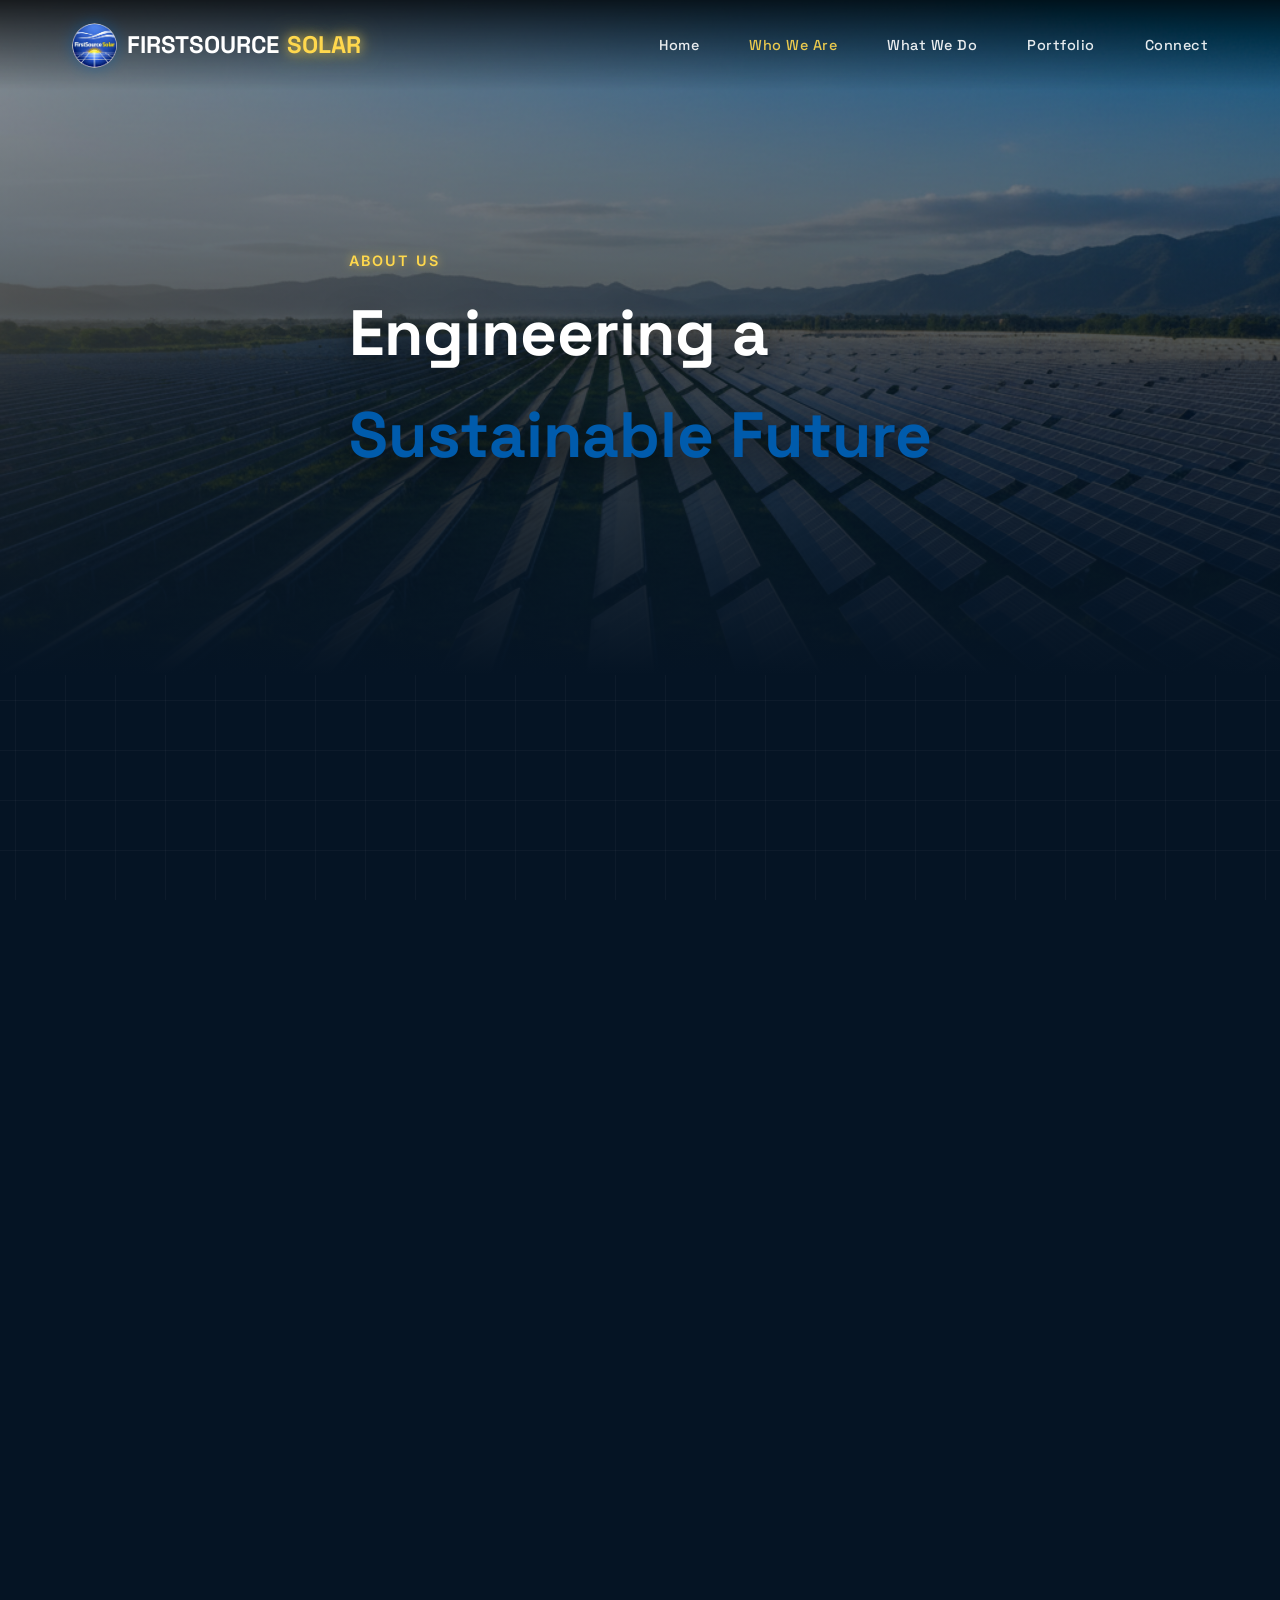
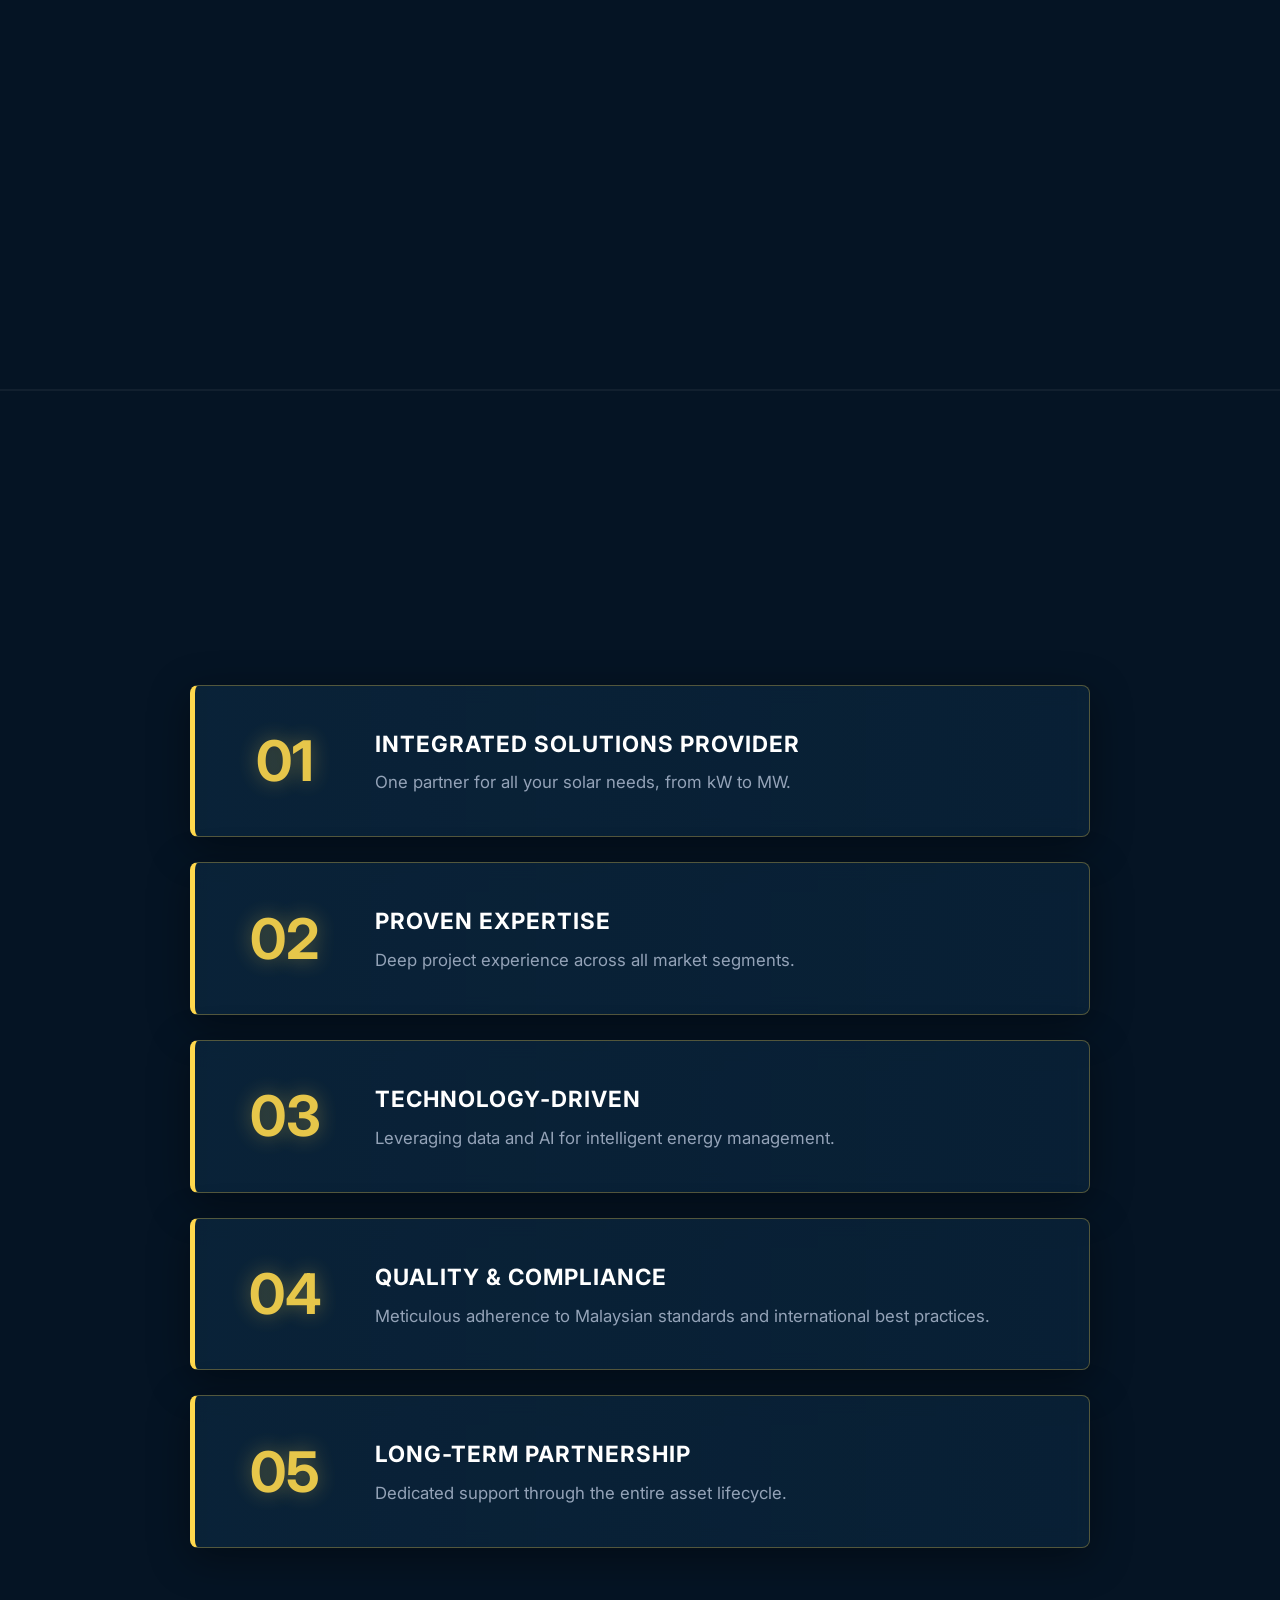
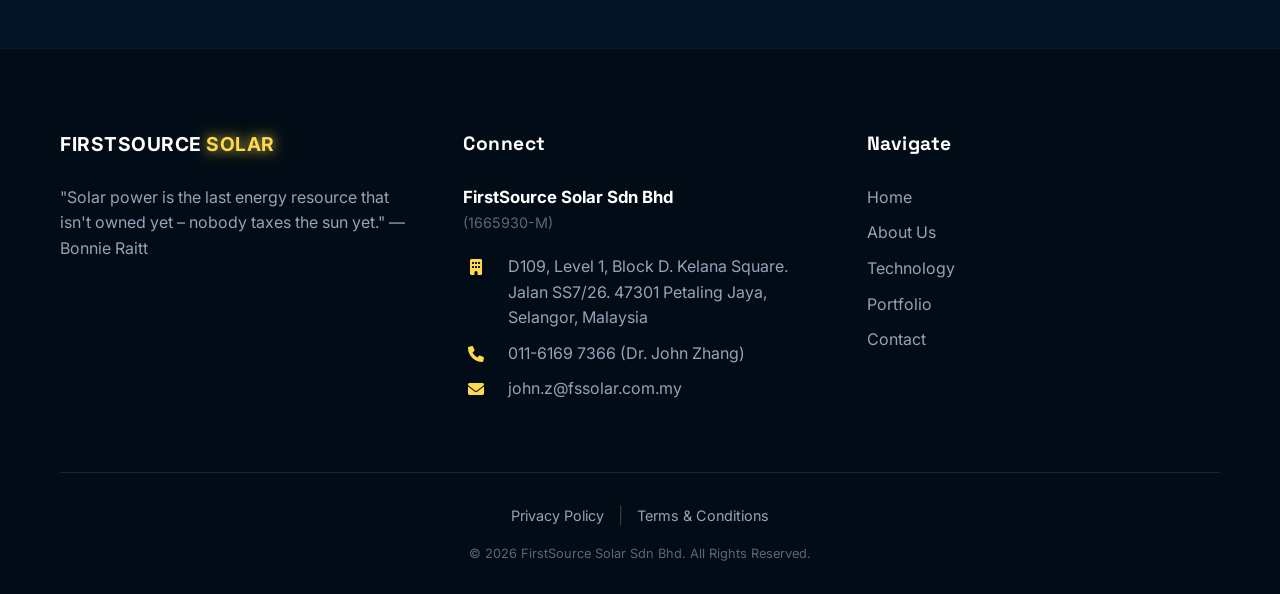
<file: about.html>
<!doctype html>
<html lang="en">
  <head>
    <meta charset="UTF-8" />
    <meta name="viewport" content="width=device-width, initial-scale=1.0" />
    <title>Who We Are</title>
    <link rel="icon" type="image/png" href="logo.png" />
    <link rel="stylesheet" href="style.css" />
    <link rel="stylesheet" href="about.css" />
    <link
      rel="stylesheet"
      href="https://cdnjs.cloudflare.com/ajax/libs/font-awesome/6.0.0/css/all.min.css"
    />
  </head>
  <body>
    <header>
      <div class="container nav-wrapper">
        <a href="index.html" class="logo">
          <img src="logo.png" alt="FirstSource Icon" />
          <div>FIRSTSOURCE <span>SOLAR</span></div>
        </a>

        <nav class="nav-container">
          <ul class="nav-links">
            <li><a href="index.html">Home</a></li>
            <li>
              <a href="about.html" style="color: var(--brand-yellow)"
                >Who We Are</a
              >
            </li>
            <li><a href="services.html">What We Do</a></li>
            <li><a href="portfolio.html">Portfolio</a></li>
            <li><a href="contact.html">Connect</a></li>
          </ul>
        </nav>

        <div class="menu-toggle">
          <i class="fa-solid fa-bars"></i>
        </div>
      </div>
    </header>

    <section class="page-hero">
      <div class="container reveal">
        <p class="section-subtitle">About Us</p>
        <h1>
          Engineering a <br /><span style="color: var(--brand-blue)"
            >Sustainable Future</span
          >
        </h1>
      </div>
    </section>

    <section class="text-block">
      <div class="container reveal">
        <div class="cta-layout vision-layout">
          <div class="vision-text-content">
            <h2 style="color: white; font-size: 2.5rem; margin-bottom: 25px">
              Our Vision
            </h2>

            <p class="highlight-text">
              "To be the catalyst for Southeast Asia's transition to a net-zero
              economy through engineered excellence."
            </p>

            <p>
              <strong class="brand-text inline-brand"
                >FIRSTSOURCE <span>SOLAR </span></strong
              >Sdn Bhd. is a premier, integrated solar energy solutions provider
              at the forefront of Malaysia's clean energy transition. We combine
              deep technical expertise, innovative technology, and end-to-end
              project management to deliver reliable, sustainable, and
              cost-effective solar energy systems. From concept to commissioning
              and beyond, we serve as a single-point partner for businesses,
              industries, developers, and homeowners.
            </p>
            <p>
              Our holistic approach across four core sectors ensures that every
              client receives a tailored solution that maximizes return on
              investment, enhances energy security, and supports national
              sustainability goals. Founded on principles of excellence and
              integrity, we are committed to powering a brighter, greener future
              for Malaysia.
            </p>
            <p>
              Our approach combines data-driven site analysis with top-tier
              hardware to ensure that every watt generated is maximized. We
              partner with global technology leaders to bring the latest
              photovoltaic innovations to your roof.
            </p>
          </div>

          <div class="vision-img-wrapper">
            <img
              src="about-image.png"
              alt="Sustainability Vision"
              class="stretch-image"
            />
          </div>
        </div>
      </div>
    </section>

    <section class="mission-values-section">
      <div class="container reveal">
        <div class="mission-container">
          <div class="tech-line center-line"></div>
          <h2>Our Mission</h2>
          <p class="mission-statement">
            To accelerate Malaysia's renewable energy adoption by providing
            comprehensive, high-performance solar solutions. We are dedicated to
            delivering exceptional value through expert Engineering,
            Procurement, Construction, and Commissioning (EPCC), reliable
            equipment supply, strategic consultancy, and intelligent asset
            optimization.
          </p>
        </div>

        <div class="values-wrapper">
          <h3 class="values-header">Core Values</h3>
          <div class="values-grid">
            <div class="value-card">
              <i class="fa-solid fa-lightbulb value-icon"></i>
              <h4>Innovation</h4>
              <p>
                Continuously integrating smart technologies for superior
                performance.
              </p>
            </div>
            <div class="value-card">
              <i class="fa-solid fa-scale-balanced value-icon"></i>
              <h4>Integrity</h4>
              <p>Building trust through transparency and ethical practice.</p>
            </div>
            <div class="value-card">
              <i class="fa-solid fa-medal value-icon"></i>
              <h4>Excellence</h4>
              <p>Upholding the highest standards in quality and service.</p>
            </div>
            <div class="value-card">
              <i class="fa-solid fa-leaf value-icon"></i>
              <h4>Sustainability</h4>
              <p>Championing environmental and social responsibility.</p>
            </div>
            <div class="value-card">
              <i class="fa-solid fa-handshake value-icon"></i>
              <h4>Collaboration</h4>
              <p>Fostering strong partnerships for shared success.</p>
            </div>
          </div>
        </div>
      </div>
    </section>

    <section class="sustain-section">
      <div class="container reveal">
        <div class="sustain-wrapper">
          <div class="sustain-intro">
            <div class="tech-line"></div>
            <h2>Sustainability<br /><span>Commitment</span></h2>
            <p>
              We believe clean energy shouldn't come at a dirty cost. This is
              our binding pledge to our clients, our community, and the planet.
            </p>
          </div>

          <div class="sustain-list-container">
            <div class="protocol-item">
              <div class="protocol-status">
                <i class="fa-solid fa-hand-holding-heart"></i>
                <div class="status-dot"></div>
              </div>
              <div class="protocol-detail">
                <h4>Responsible Supply Chain</h4>
                <p>
                  We rigorously audit our suppliers to ensure zero forced labor
                  and strict environmental compliance in the manufacturing of
                  our PV modules.
                </p>
              </div>
            </div>

            <div class="protocol-item">
              <div class="protocol-status">
                <i class="fa-solid fa-recycle"></i>
                <div class="status-dot"></div>
              </div>
              <div class="protocol-detail">
                <h4>End-of-Life Stewardship</h4>
                <p>
                  We don't abandon our systems. We offer decommissioning
                  services to ensure old panels are recycled, not dumped in
                  landfills.
                </p>
              </div>
            </div>

            <div class="protocol-item">
              <div class="protocol-status">
                <i class="fa-solid fa-leaf"></i>
                <div class="status-dot"></div>
              </div>
              <div class="protocol-detail">
                <h4>Net-Zero Operations</h4>
                <p>
                  We practice what we preach. Our offices and vehicle fleet are
                  transitioning to 100% renewable energy sources by 2050.
                </p>
              </div>
            </div>
          </div>
        </div>
      </div>
    </section>

    <section class="why-centered-section">
      <div class="container reveal">
        <div class="section-title center-aligned">
          <div class="tech-line center-line"></div>
          <h2>Why Choose FIRSTSOURCE <span>SOLAR</span>?</h2>
        </div>
      </div>

        <div class="why-list-stack">
          <div class="why-list-item active-style">
            <div class="why-number">01</div>
            <div class="why-list-content">
              <h4>Integrated Solutions Provider</h4>
              <p>One partner for all your solar needs, from kW to MW.</p>
            </div>
          </div>

          <div class="why-list-item active-style">
            <div class="why-number">02</div>
            <div class="why-list-content">
              <h4>Proven Expertise</h4>
              <p>Deep project experience across all market segments.</p>
            </div>
          </div>

          <div class="why-list-item active-style">
            <div class="why-number">03</div>
            <div class="why-list-content">
              <h4>Technology-Driven</h4>
              <p>Leveraging data and AI for intelligent energy management.</p>
            </div>
          </div>

          <div class="why-list-item active-style">
            <div class="why-number">04</div>
            <div class="why-list-content">
              <h4>Quality & Compliance</h4>
              <p>
                Meticulous adherence to Malaysian standards and international
                best practices.
              </p>
            </div>
          </div>

          <div class="why-list-item active-style">
            <div class="why-number">05</div>
            <div class="why-list-content">
              <h4>Long-Term Partnership</h4>
              <p>Dedicated support through the entire asset lifecycle.</p>
            </div>
          </div>
        </div>
      </div>
    </section>

    <footer>
      <div class="container">
        <div class="footer-grid">
          <div class="footer-col">
            <h4 class="brand-text">FIRSTSOURCE <span>SOLAR</span></h4>
            <p>
              "Solar power is the last energy resource that isn't owned yet –
              nobody taxes the sun yet." — Bonnie Raitt
            </p>
          </div>

          <div class="footer-col">
            <h4>Connect</h4>

            <div style="margin-bottom: 20px; line-height: 1.5">
              <strong style="color: #ffffff; font-size: 1.05rem"
                >FirstSource Solar Sdn Bhd</strong
              >
              <br />
              <span style="font-size: 0.9rem; opacity: 0.6">(1665930-M)</span>
            </div>

            <ul class="contact-info">
              <li>
                <i
                  class="fa-solid fa-building"
                  style="color: #ffd84d; width: 25px; margin-top: 5px"
                ></i>
                <span>
                  D109, Level 1, Block D. Kelana Square.<br />
                  Jalan SS7/26. 47301 Petaling Jaya,<br />
                  Selangor, Malaysia
                </span>
              </li>
              <li>
                <i
                  class="fa-solid fa-phone"
                  style="color: #ffd84d; width: 25px"
                ></i>
                011-6169 7366 (Dr. John Zhang)
              </li>
              <li>
                <i
                  class="fa-solid fa-envelope"
                  style="color: #ffd84d; width: 25px"
                ></i>
                john.z@fssolar.com.my
              </li>
            </ul>
          </div>

          <div class="footer-col">
            <h4>Navigate</h4>
            <ul class="contact-info" style="display: block">
              <li><a href="index.html">Home</a></li>
              <li><a href="about.html">About Us</a></li>
              <li><a href="services.html">Technology</a></li>
              <li><a href="portfolio.html">Portfolio</a></li>
              <li><a href="contact.html">Contact</a></li>
            </ul>
          </div>
        </div>

        <div
          style="
            border-top: 1px solid rgba(255, 255, 255, 0.1);
            margin-top: 60px;
            padding-top: 30px;
            text-align: center;
          "
        >
          <div style="margin-bottom: 15px">
            <a
              href="privacy.html"
              style="
                color: #94a3b8;
                font-size: 0.9rem;
                margin: 0 10px;
                text-decoration: none;
                transition: 0.3s;
              "
            >
              Privacy Policy
            </a>
            <span style="color: rgba(255, 255, 255, 0.2)">|</span>
            <a
              href="terms.html"
              style="
                color: #94a3b8;
                font-size: 0.9rem;
                margin: 0 10px;
                text-decoration: none;
                transition: 0.3s;
              "
            >
              Terms & Conditions
            </a>
          </div>

          <div
            class="copyright"
            style="font-size: 0.8rem; opacity: 0.6; border: none; padding: 0"
          >
            &copy; 2026 FirstSource Solar Sdn Bhd. All Rights Reserved.
          </div>
        </div>
      </div>
    </footer>

    <style>
      footer a[href*="privacy"]:hover,
      footer a[href*="terms"]:hover {
        color: #ffd84d !important;
      }
    </style>

    <script src="script.js"></script>
  </body>
</html>
</file>
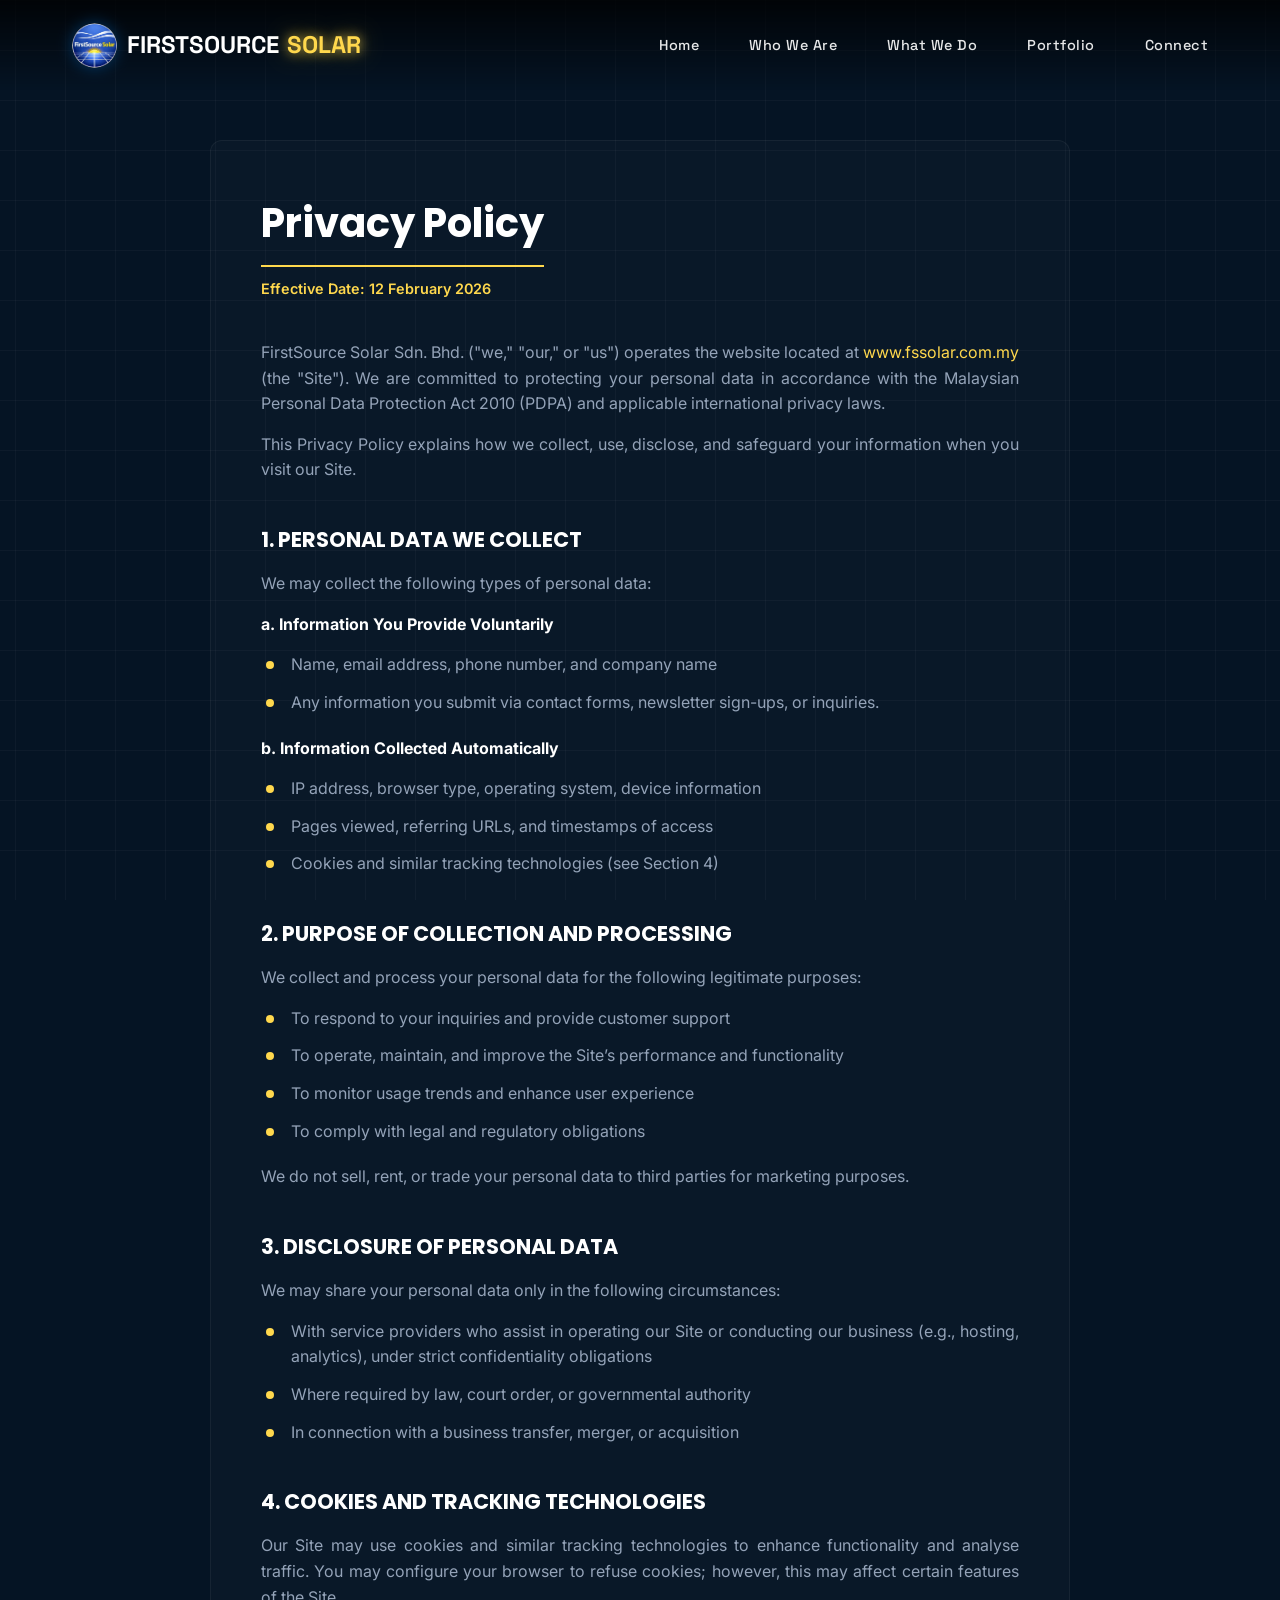
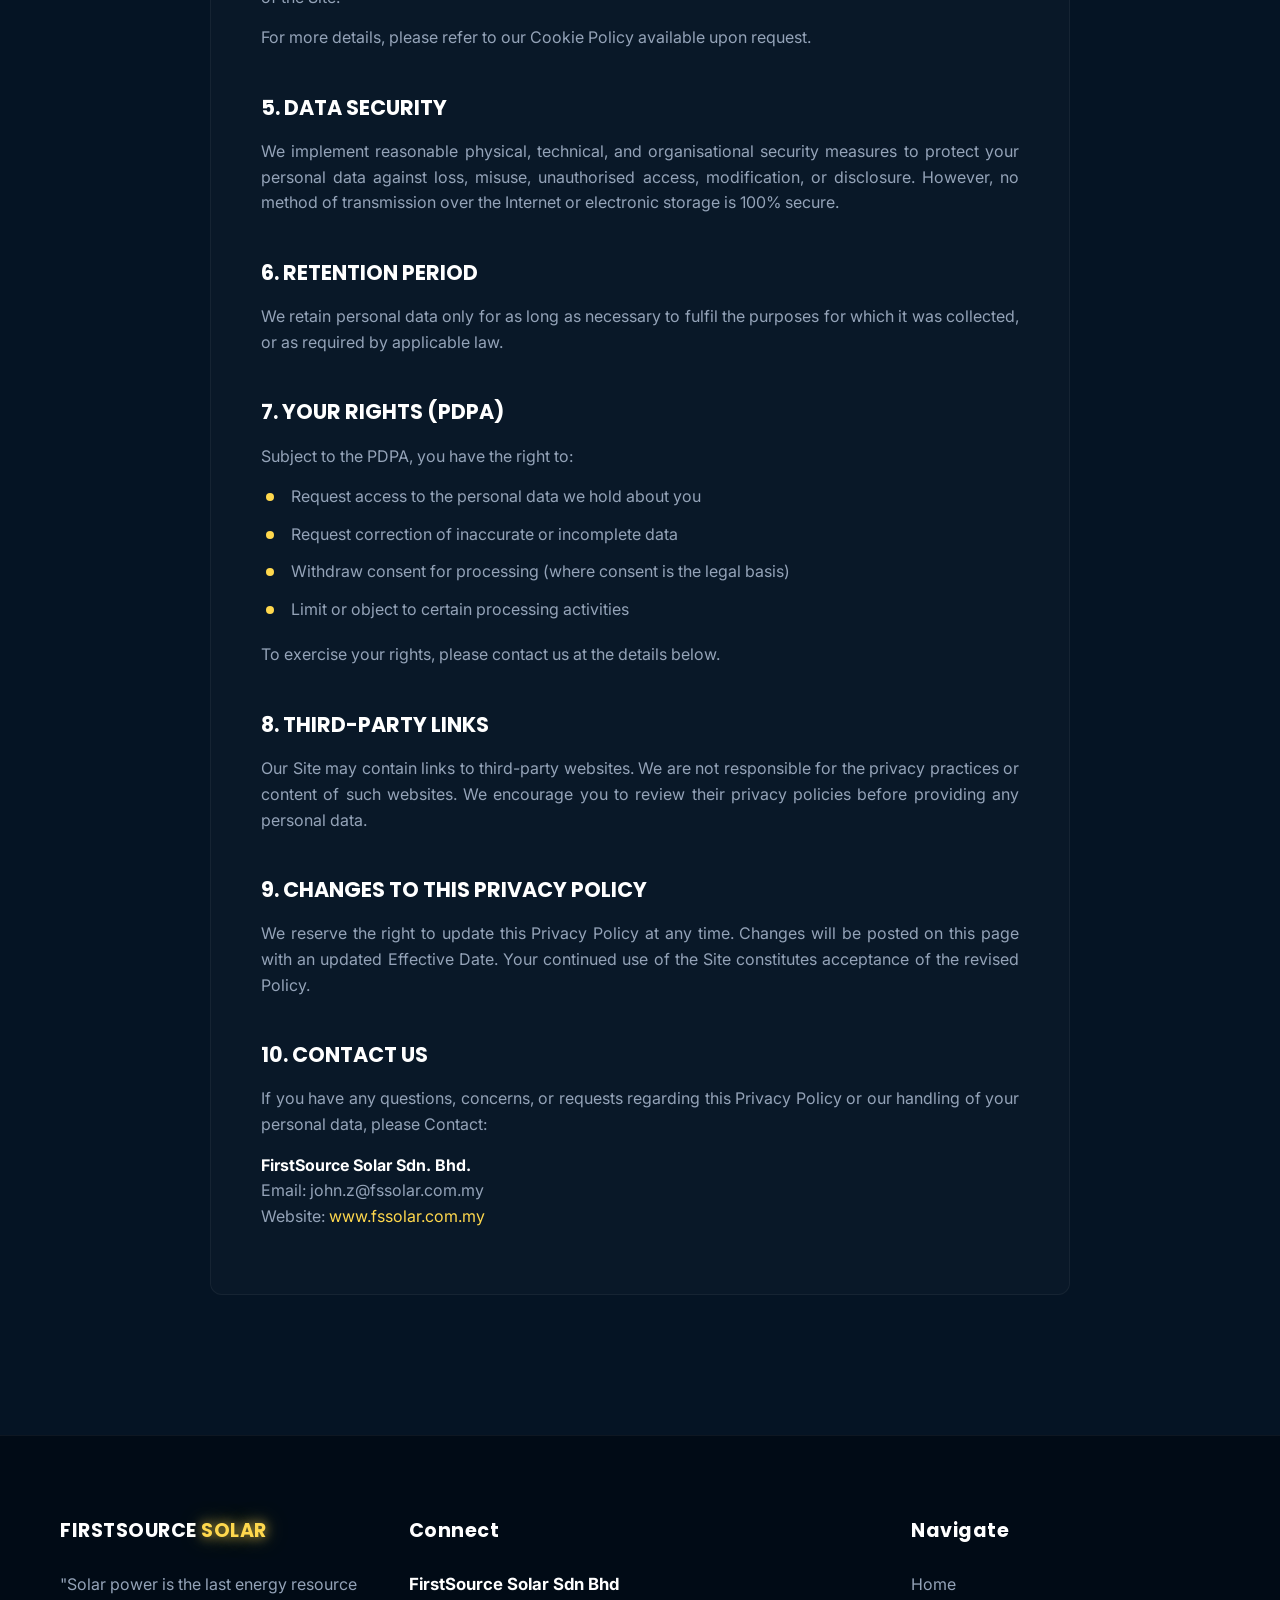
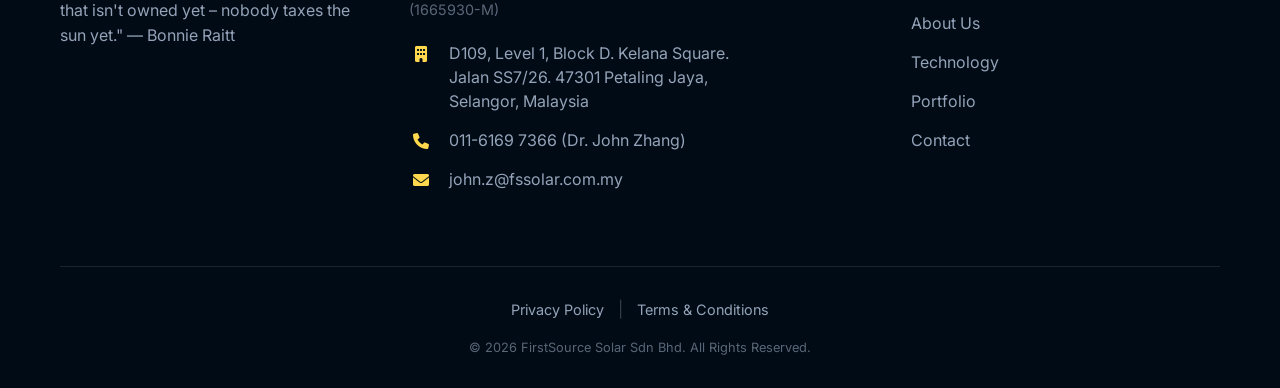
<file: privacy.html>
<!doctype html>
<html lang="en">
  <head>
    <meta charset="UTF-8" />
    <meta name="viewport" content="width=device-width, initial-scale=1.0" />
    <title>Privacy Policy</title>
    <link rel="icon" type="image/png" href="logo.png" />
    <link rel="stylesheet" href="style.css" />
    <link
      rel="stylesheet"
      href="https://cdnjs.cloudflare.com/ajax/libs/font-awesome/6.0.0/css/all.min.css"
    />
    <link rel="preconnect" href="https://fonts.googleapis.com" />
    <link rel="preconnect" href="https://fonts.gstatic.com" crossorigin />
    <link
      href="https://fonts.googleapis.com/css2?family=Inter:wght@300;400;600&family=Poppins:wght@500;600;700&display=swap"
      rel="stylesheet"
    />

    <style>
      /* --- 1. FONTS & BASIC SETUP --- */
      body {
        background-color: #051424;
        color: #94a3b8;
        font-family: "Inter", sans-serif;
      }

      h1,
      h2,
      h3,
      h4,
      h5,
      h6,
      .brand-text {
        font-family: "Poppins", sans-serif;
      }

      /* --- 2. THE YELLOW DOT FIX (SHAPE METHOD) --- */
      .legal-card ul {
        list-style: none !important;
        padding-left: 5px;
        margin-bottom: 20px;
      }

      .legal-card li {
        position: relative;
        padding-left: 25px;
        margin-bottom: 12px;
        line-height: 1.6;
        text-align: justify; /* JUSTIFIED ALIGNMENT */
      }

      .legal-card li::before {
        content: "";
        background-color: #ffd84d;
        width: 8px;
        height: 8px;
        border-radius: 50%;
        position: absolute;
        left: 0;
        top: 9px;
      }

      /* --- 3. LEGAL CONTENT STYLES --- */
      .legal-content-wrapper {
        padding: 140px 20px 80px;
        max-width: 900px;
        margin: 0 auto;
      }

      .legal-card {
        background: rgba(255, 255, 255, 0.02);
        padding: 50px;
        border-radius: 12px;
        border: 1px solid rgba(255, 255, 255, 0.05);
      }

      /* Mobile adjustment for card padding */
      @media (max-width: 768px) {
        .legal-card {
          padding: 30px 20px; /* Smaller padding on phone */
        }
      }

      .legal-card h1 {
        color: #ffffff;
        font-size: 2.5rem;
        margin-top: 0;
        margin-bottom: 10px;
        border-bottom: 2px solid #ffd84d;
        display: inline-block;
        padding-bottom: 10px;
      }

      .effective-date {
        display: block;
        font-size: 0.9rem;
        color: #ffd84d;
        margin-bottom: 40px;
        font-weight: 600;
      }

      .legal-card h2 {
        color: #ffffff;
        font-size: 1.3rem;
        margin-top: 40px;
        margin-bottom: 15px;
      }

      /* JUSTIFY PARAGRAPHS */
      .legal-card p {
        margin-bottom: 15px;
        font-size: 1rem;
        line-height: 1.6;
        text-align: justify; /* Keeps edges straight */
      }

      .legal-card strong {
        color: #ffffff;
      }
      .legal-card a {
        color: #ffd84d;
        text-decoration: none;
      }
      .legal-card a:hover {
        text-decoration: underline;
      }

      /* --- 4. FOOTER STYLES --- */
      footer {
        background-color: rgba(2, 11, 22, 0.95);
        padding: 80px 0 30px;
        border-top: 1px solid rgba(255, 255, 255, 0.05);
        margin-top: 60px;
      }

      .footer-grid {
        display: flex;
        justify-content: space-between;
        flex-wrap: wrap;
        gap: 40px;
        margin-bottom: 60px;
      }

      .footer-col {
        flex: 1;
        min-width: 250px;
      }
      .footer-col:nth-child(2) {
        flex-grow: 1.5;
      }

      /* Footer Reset */
      .contact-info {
        list-style: none;
        padding: 0;
      }
      .contact-info li {
        display: flex;
        gap: 15px;
        margin-bottom: 15px;
        line-height: 1.5;
        padding-left: 0;
        text-align: left; /* Footer links usually look best left-aligned */
      }
      .contact-info li::before {
        content: none;
      }

      /* MOBILE RESPONSIVENESS FIX */
      @media (max-width: 768px) {
        .footer-grid {
          flex-direction: column;
          text-align: left; /* Force Left Align on Mobile */
          align-items: flex-start;
        }
        .contact-info li {
          justify-content: flex-start; /* Align icons left */
        }
        /* Adjust brand text width on mobile */
        .footer-col p {
          max-width: 100% !important;
        }
      }
    </style>
  </head>
  <body>
    <header>
      <div class="container nav-wrapper">
        <a href="index.html" class="logo">
          <img src="logo.png" alt="FirstSource Icon" />
          <div>FirstSource <span>Solar</span></div>
        </a>
        <nav class="nav-container">
          <ul class="nav-links">
            <li><a href="index.html">Home</a></li>
            <li><a href="about.html">Who We Are</a></li>
            <li><a href="services.html">What We Do</a></li>
            <li><a href="portfolio.html">Portfolio</a></li>
            <li><a href="contact.html">Connect</a></li>
          </ul>
        </nav>
        <div class="menu-toggle"><i class="fa-solid fa-bars"></i></div>
      </div>
    </header>

    <div class="legal-content-wrapper">
      <div class="legal-card">
        <h1>Privacy Policy</h1>
        <span class="effective-date">Effective Date: 12 February 2026</span>

        <p>
          FirstSource Solar Sdn. Bhd. ("we," "our," or "us") operates the
          website located at
          <a href="http://www.fssolar.com.my">www.fssolar.com.my</a> (the
          "Site"). We are committed to protecting your personal data in
          accordance with the Malaysian Personal Data Protection Act 2010 (PDPA)
          and applicable international privacy laws.
        </p>
        <p>
          This Privacy Policy explains how we collect, use, disclose, and
          safeguard your information when you visit our Site.
        </p>

        <h2>1. PERSONAL DATA WE COLLECT</h2>
        <p>We may collect the following types of personal data:</p>
        <p><strong>a. Information You Provide Voluntarily</strong></p>
        <ul>
          <li>Name, email address, phone number, and company name</li>
          <li>
            Any information you submit via contact forms, newsletter sign-ups,
            or inquiries.
          </li>
        </ul>
        <p><strong>b. Information Collected Automatically</strong></p>
        <ul>
          <li>
            IP address, browser type, operating system, device information
          </li>
          <li>Pages viewed, referring URLs, and timestamps of access</li>
          <li>Cookies and similar tracking technologies (see Section 4)</li>
        </ul>

        <h2>2. PURPOSE OF COLLECTION AND PROCESSING</h2>
        <p>
          We collect and process your personal data for the following legitimate
          purposes:
        </p>
        <ul>
          <li>To respond to your inquiries and provide customer support</li>
          <li>
            To operate, maintain, and improve the Site’s performance and
            functionality
          </li>
          <li>To monitor usage trends and enhance user experience</li>
          <li>To comply with legal and regulatory obligations</li>
        </ul>
        <p>
          We do not sell, rent, or trade your personal data to third parties for
          marketing purposes.
        </p>

        <h2>3. DISCLOSURE OF PERSONAL DATA</h2>
        <p>
          We may share your personal data only in the following circumstances:
        </p>
        <ul>
          <li>
            With service providers who assist in operating our Site or
            conducting our business (e.g., hosting, analytics), under strict
            confidentiality obligations
          </li>
          <li>Where required by law, court order, or governmental authority</li>
          <li>
            In connection with a business transfer, merger, or acquisition
          </li>
        </ul>

        <h2>4. COOKIES AND TRACKING TECHNOLOGIES</h2>
        <p>
          Our Site may use cookies and similar tracking technologies to enhance
          functionality and analyse traffic. You may configure your browser to
          refuse cookies; however, this may affect certain features of the Site.
        </p>
        <p>
          For more details, please refer to our Cookie Policy available upon
          request.
        </p>

        <h2>5. DATA SECURITY</h2>
        <p>
          We implement reasonable physical, technical, and organisational
          security measures to protect your personal data against loss, misuse,
          unauthorised access, modification, or disclosure. However, no method
          of transmission over the Internet or electronic storage is 100%
          secure.
        </p>

        <h2>6. RETENTION PERIOD</h2>
        <p>
          We retain personal data only for as long as necessary to fulfil the
          purposes for which it was collected, or as required by applicable law.
        </p>

        <h2>7. YOUR RIGHTS (PDPA)</h2>
        <p>Subject to the PDPA, you have the right to:</p>
        <ul>
          <li>Request access to the personal data we hold about you</li>
          <li>Request correction of inaccurate or incomplete data</li>
          <li>
            Withdraw consent for processing (where consent is the legal basis)
          </li>
          <li>Limit or object to certain processing activities</li>
        </ul>
        <p>To exercise your rights, please contact us at the details below.</p>

        <h2>8. THIRD-PARTY LINKS</h2>
        <p>
          Our Site may contain links to third-party websites. We are not
          responsible for the privacy practices or content of such websites. We
          encourage you to review their privacy policies before providing any
          personal data.
        </p>

        <h2>9. CHANGES TO THIS PRIVACY POLICY</h2>
        <p>
          We reserve the right to update this Privacy Policy at any time.
          Changes will be posted on this page with an updated Effective Date.
          Your continued use of the Site constitutes acceptance of the revised
          Policy.
        </p>

        <h2>10. CONTACT US</h2>
        <p>
          If you have any questions, concerns, or requests regarding this
          Privacy Policy or our handling of your personal data, please Contact:
        </p>
        <p>
          <strong>FirstSource Solar Sdn. Bhd.</strong><br />
          Email: john.z@fssolar.com.my<br />
          Website: <a href="http://www.fssolar.com.my">www.fssolar.com.my</a>
        </p>
      </div>
    </div>

    <footer>
      <div class="container">
        <div class="footer-grid">
          <div class="footer-col">
            <h4 class="brand-text">FIRSTSOURCE <span>SOLAR</span></h4>
            <p style="max-width: 300px; line-height: 1.6">
              "Solar power is the last energy resource that isn't owned yet –
              nobody taxes the sun yet." — Bonnie Raitt
            </p>
          </div>
          <div class="footer-col">
            <h4>Connect</h4>
            <div style="margin-bottom: 20px; line-height: 1.5">
              <strong style="color: #ffffff; font-size: 1.05rem"
                >FirstSource Solar Sdn Bhd</strong
              ><br />
              <span style="font-size: 0.9rem; opacity: 0.6">(1665930-M)</span>
            </div>
            <ul class="contact-info">
              <li>
                <i
                  class="fa-solid fa-building"
                  style="color: #ffd84d; width: 25px; margin-top: 5px"
                ></i
                ><span
                  >D109, Level 1, Block D. Kelana Square.<br />Jalan SS7/26.
                  47301 Petaling Jaya,<br />Selangor, Malaysia</span
                >
              </li>
              <li>
                <i
                  class="fa-solid fa-phone"
                  style="color: #ffd84d; width: 25px"
                ></i
                >011-6169 7366 (Dr. John Zhang)
              </li>
              <li>
                <i
                  class="fa-solid fa-envelope"
                  style="color: #ffd84d; width: 25px"
                ></i
                >john.z@fssolar.com.my
              </li>
            </ul>
          </div>
          <div class="footer-col" style="text-align: left">
            <h4>Navigate</h4>
            <ul class="contact-info" style="display: block">
              <li>
                <a
                  href="index.html"
                  style="color: #94a3b8; text-decoration: none"
                  >Home</a
                >
              </li>
              <li>
                <a
                  href="about.html"
                  style="color: #94a3b8; text-decoration: none"
                  >About Us</a
                >
              </li>
              <li>
                <a
                  href="services.html"
                  style="color: #94a3b8; text-decoration: none"
                  >Technology</a
                >
              </li>
              <li>
                <a
                  href="portfolio.html"
                  style="color: #94a3b8; text-decoration: none"
                  >Portfolio</a
                >
              </li>
              <li>
                <a
                  href="contact.html"
                  style="color: #94a3b8; text-decoration: none"
                  >Contact</a
                >
              </li>
            </ul>
          </div>
        </div>
        <div
          style="
            border-top: 1px solid rgba(255, 255, 255, 0.1);
            margin-top: 60px;
            padding-top: 30px;
            text-align: center;
          "
        >
          <div style="margin-bottom: 15px">
            <a
              href="privacy.html"
              style="
                color: #94a3b8;
                font-size: 0.9rem;
                margin: 0 10px;
                text-decoration: none;
              "
              >Privacy Policy</a
            >
            <span style="color: rgba(255, 255, 255, 0.2)">|</span>
            <a
              href="terms.html"
              style="
                color: #94a3b8;
                font-size: 0.9rem;
                margin: 0 10px;
                text-decoration: none;
              "
              >Terms & Conditions</a
            >
          </div>
          <div
            class="copyright"
            style="font-size: 0.8rem; opacity: 0.6; border: none; padding: 0"
          >
            &copy; 2026 FirstSource Solar Sdn Bhd. All Rights Reserved.
          </div>
        </div>
      </div>
    </footer>
    <script>
      const menuToggle = document.querySelector(".menu-toggle");
      const navContainer = document.querySelector(".nav-container");
      if (menuToggle) {
        menuToggle.addEventListener("click", () => {
          navContainer.classList.toggle("active");
        });
      }
    </script>
  </body>
</html>
</file>
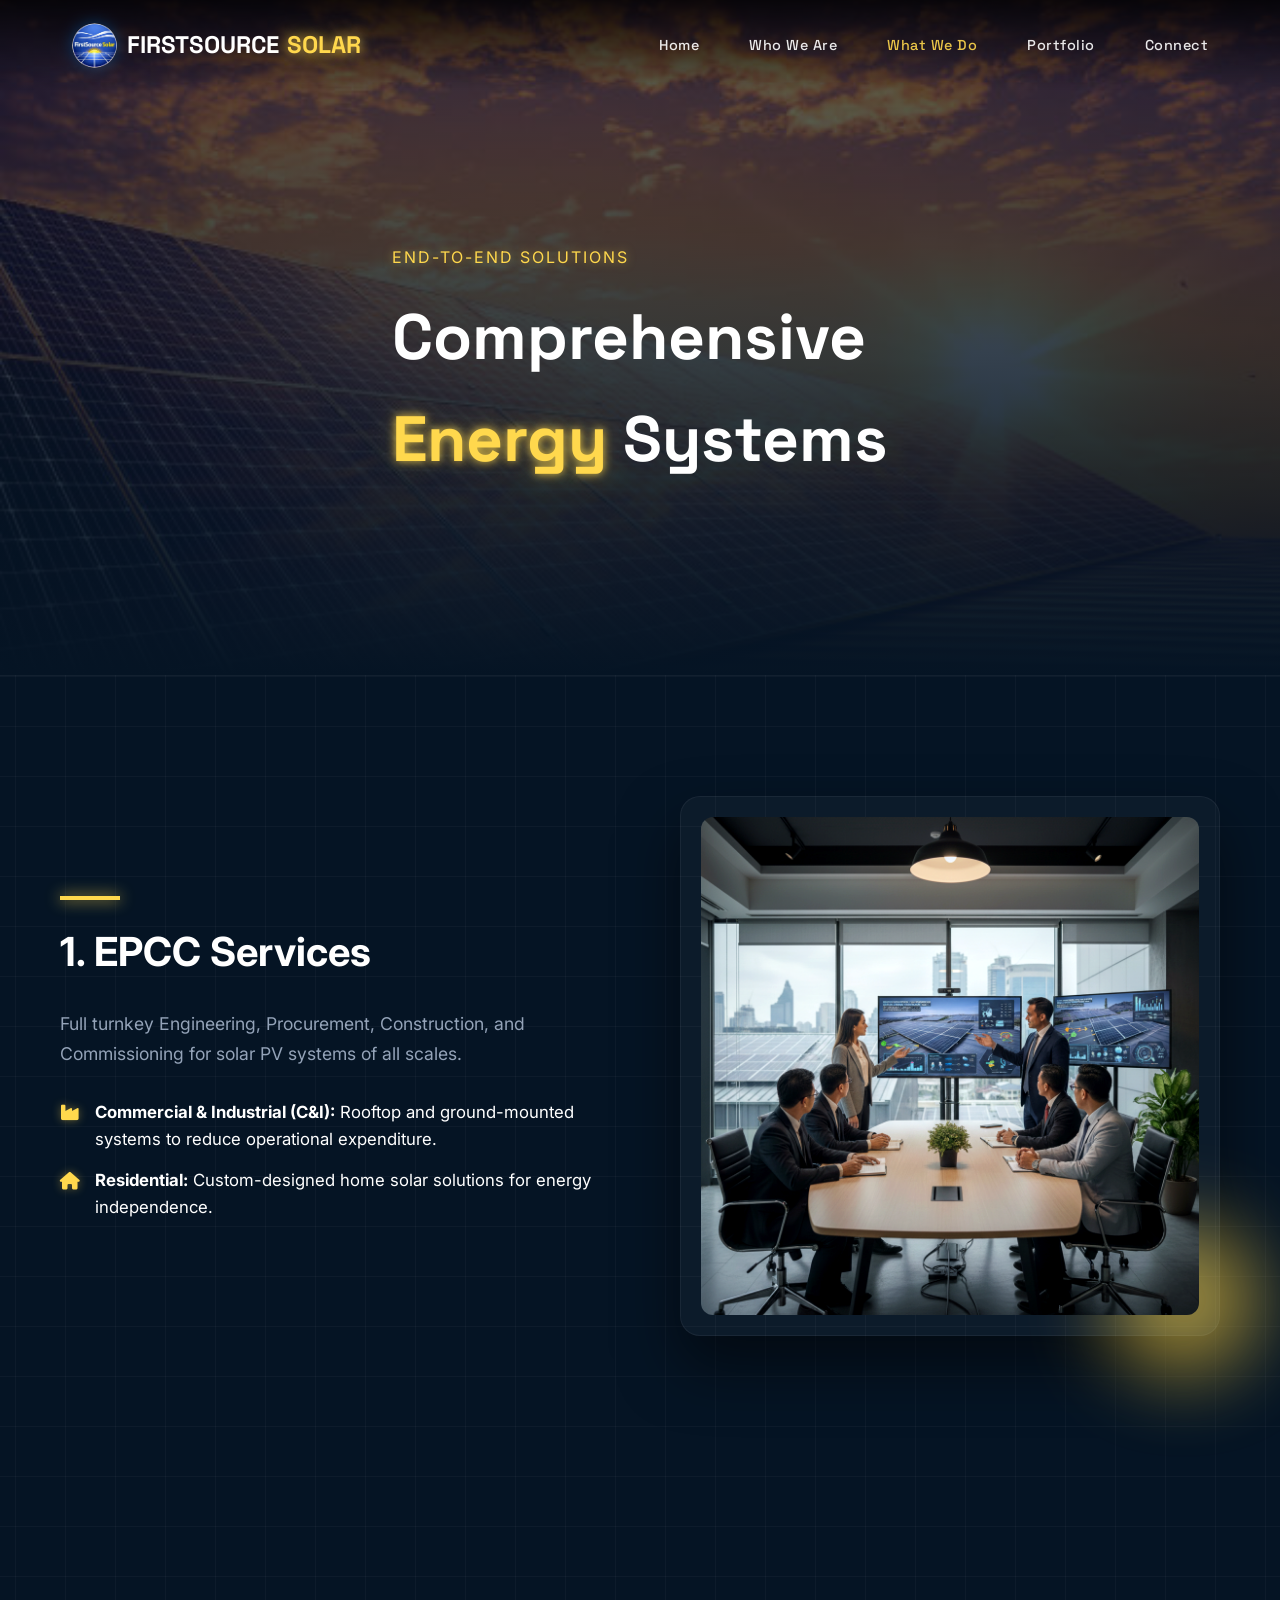
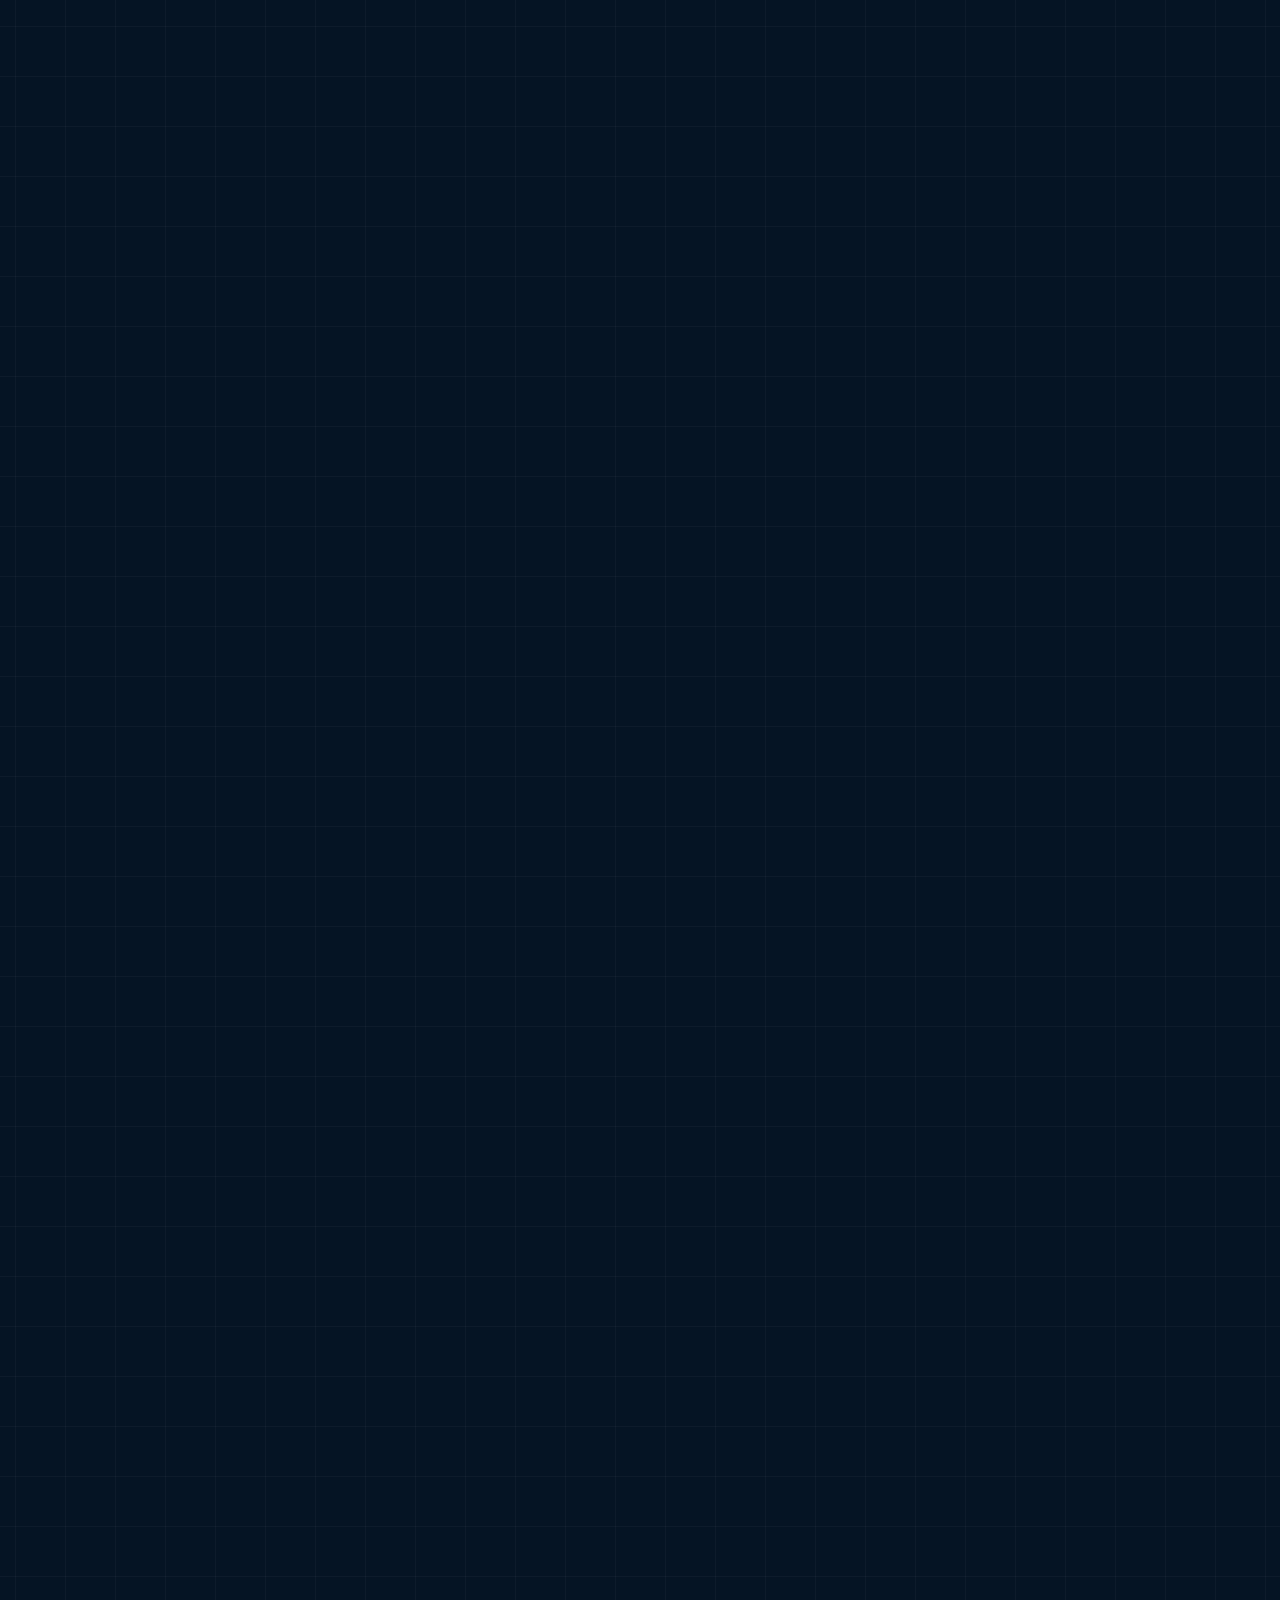
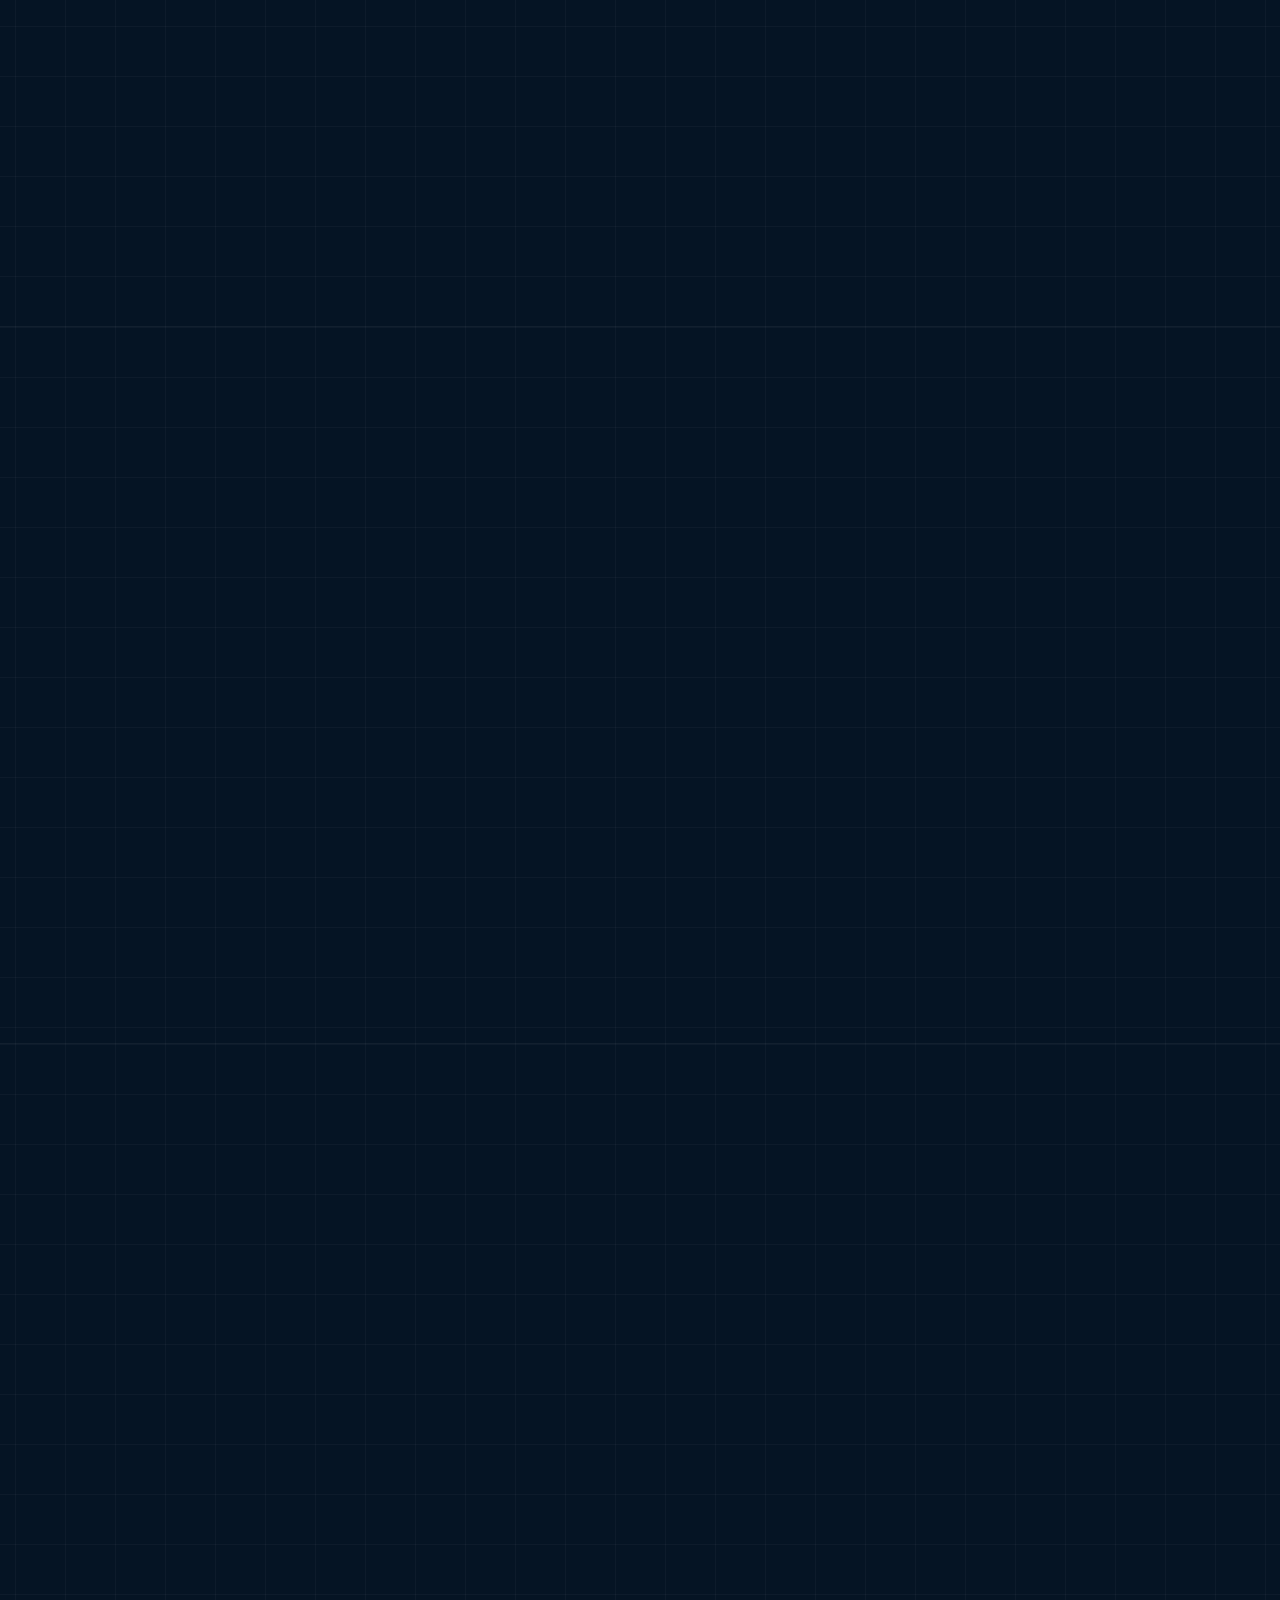
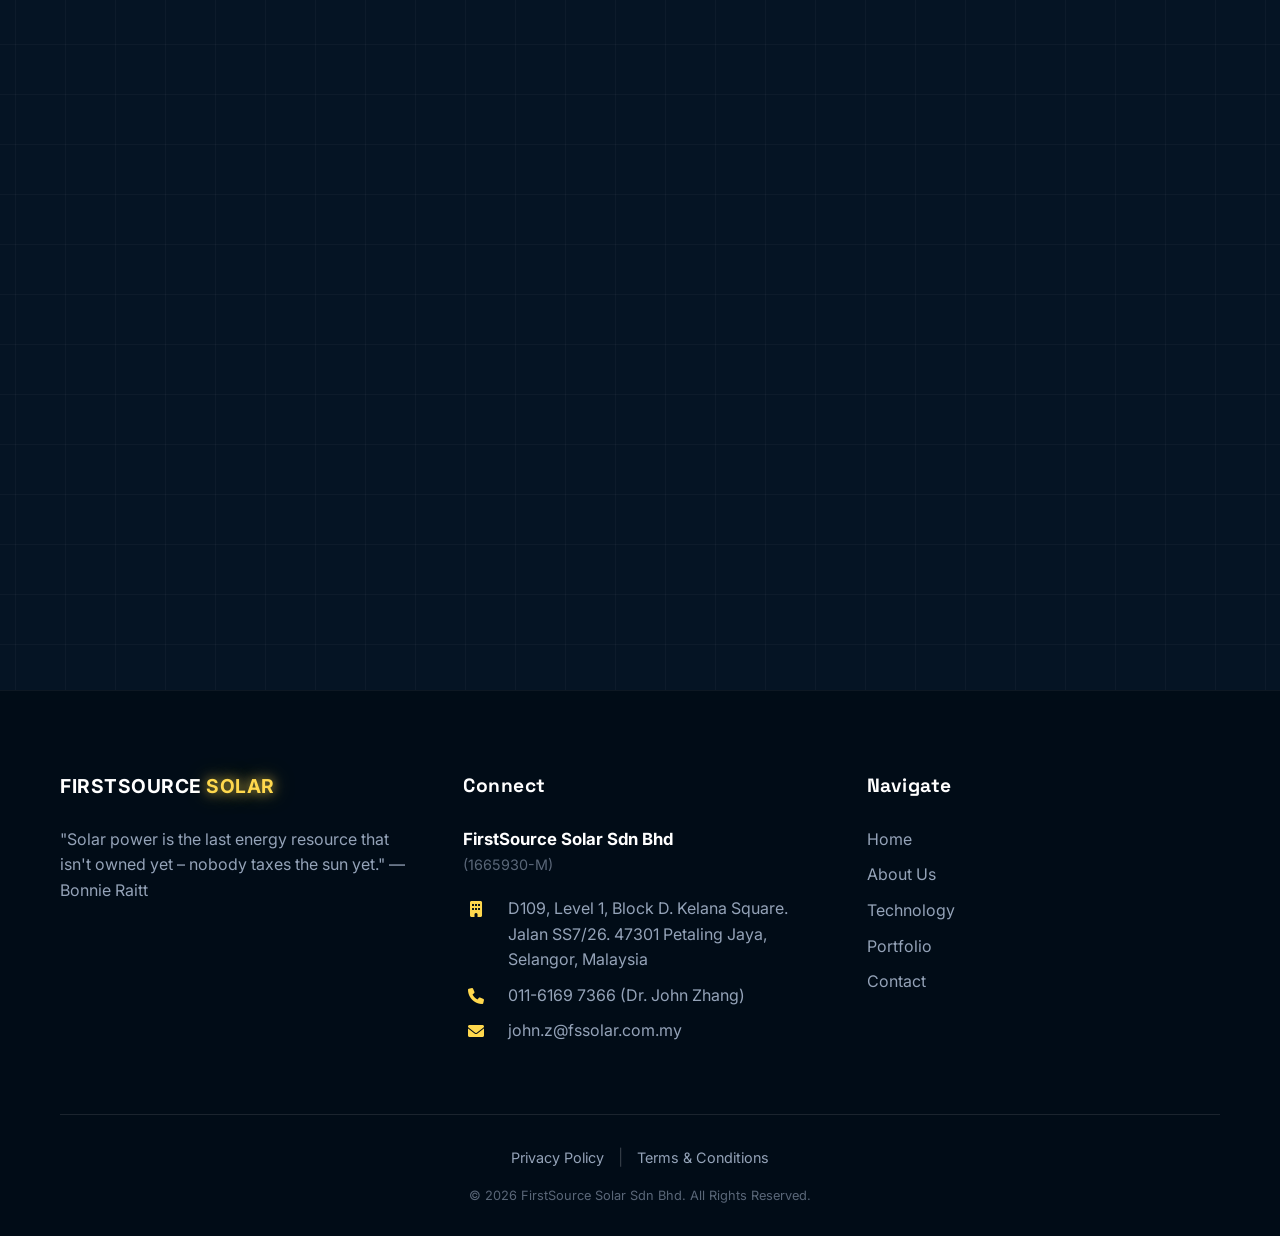
<file: services.html>
<!doctype html>
<html lang="en">
  <head>
    <meta charset="UTF-8" />
    <meta name="viewport" content="width=device-width, initial-scale=1.0" />
    <title>What We Do</title>
    <link rel="icon" type="image/png" href="logo.png" />
    <link rel="stylesheet" href="style.css" />
    <link rel="stylesheet" href="services.css" />
    <link
      rel="stylesheet"
      href="https://cdnjs.cloudflare.com/ajax/libs/font-awesome/6.0.0/css/all.min.css"
    />
  </head>
  <body>
    <header>
      <div class="container nav-wrapper">
        <a href="index.html" class="logo">
          <img src="logo.png" alt="FirstSource Icon" />
          <div>FirstSource <span>Solar</span></div>
        </a>
        <nav class="nav-container">
          <ul class="nav-links">
            <li><a href="index.html">Home</a></li>
            <li><a href="about.html">Who We Are</a></li>
            <li>
              <a href="services.html" style="color: var(--brand-yellow)"
                >What We Do</a
              >
            </li>
            <li><a href="portfolio.html">Portfolio</a></li>
            <li><a href="contact.html">Connect</a></li>
          </ul>
        </nav>
        <div class="menu-toggle"><i class="fa-solid fa-bars"></i></div>
      </div>
    </header>

    <section class="page-hero">
      <div class="container reveal">
        <p class="section-subtitle">End-to-End Solutions</p>
        <h1>Comprehensive <br /><span>Energy </span>Systems</h1>
      </div>
    </section>

    <section class="services-list-section">
      <div class="container">
        <div class="service-row reveal">
          <div class="service-text-block">
            <h3>1. EPCC Services</h3>
            <p>
              Full turnkey Engineering, Procurement, Construction, and
              Commissioning for solar PV systems of all scales.
            </p>
            <ul class="service-features">
              <li>
                <div style="display: flex; gap: 15px">
                  <i class="fa-solid fa-industry" style="margin-top: 5px"></i>
                  <span>
                    <strong>Commercial & Industrial (C&I):</strong> Rooftop and
                    ground-mounted systems to reduce operational expenditure.
                  </span>
                </div>
              </li>
              <li>
                <div style="display: flex; gap: 15px">
                  <i class="fa-solid fa-home" style="margin-top: 5px"></i>
                  <span>
                    <strong>Residential:</strong> Custom-designed home solar
                    solutions for energy independence.
                  </span>
                </div>
              </li>
            </ul>
          </div>
          <div class="service-image-block">
            <div class="image-container">
              <img src="epcc.png" alt="EPCC Solar Project" />
              <div class="deco-circle yellow"></div>
            </div>
          </div>
        </div>

        <div class="service-row reverse reveal">
          <div class="service-text-block">
            <h3>2. Distribution & Supply</h3>
            <p>
              Authorized distributor of tier-1 solar panels, inverters, mounting
              structures, batteries, and balance-of-system components. We ensure
              genuine quality, technical support, and seamless supply chain
              logistics.
            </p>
            <ul class="service-features">
              <li>
                <i class="fa-solid fa-check"></i> Tier-1 Solar Panels &
                Inverters
              </li>
              <li>
                <i class="fa-solid fa-check"></i> Mounting Structures & BOS
                Components
              </li>
              <li>
                <i class="fa-solid fa-check"></i> Technical Support & Logistics
              </li>
            </ul>
          </div>
          <div class="service-image-block">
            <div class="image-container">
              <img src="distribution-supply.png" alt="Solar Distribution" />
              <div class="deco-circle blue"></div>
            </div>
          </div>
        </div>

        <div class="service-row reveal">
          <div class="service-text-block">
            <h3>3. Large-Scale Solar (CRESS) Services</h3>
            <p>
              We provide end-to-end advisory to navigate the complexities of
              utility-scale solar development. Our mission is to de-risk your
              investment with our
              <strong>Integrated Project Development</strong> solution:
            </p>

            <ul class="service-features">
              <li>
                <div style="display: flex; gap: 15px">
                  <i
                    class="fa-solid fa-map-marked-alt"
                    style="margin-top: 5px"
                  ></i>
                  <span>
                    <strong>Land Acquisition:</strong><br />
                    <span style="font-size: 0.95rem; color: var(--text-grey)"
                      >Identification and securing of prime solar-ready
                      land.</span
                    >
                  </span>
                </div>
              </li>
              <li>
                <div style="display: flex; gap: 15px">
                  <i class="fa-solid fa-tasks" style="margin-top: 5px"></i>
                  <span>
                    <strong>EPCC Management:</strong><br />
                    <span style="font-size: 0.95rem; color: var(--text-grey)"
                      >Full oversight of Engineering, Procurement, Construction,
                      and Commissioning.</span
                    >
                  </span>
                </div>
              </li>
              <li>
                <div style="display: flex; gap: 15px">
                  <i class="fa-solid fa-handshake" style="margin-top: 5px"></i>
                  <span>
                    <strong>Strategic JV Facilitation:</strong><br />
                    <span style="font-size: 0.95rem; color: var(--text-grey)"
                      >Connecting international investors with ready local
                      partners.</span
                    >
                  </span>
                </div>
              </li>
            </ul>
          </div>
          <div class="service-image-block">
            <div class="image-container">
              <img src="large-scale-solar.png" alt="Large Scale Solar CRESS" />
              <div class="deco-circle yellow"></div>
            </div>
          </div>
        </div>

        <div class="service-row reverse reveal">
          <div class="service-text-block">
            <h3>4. Asset Operations & Optimization</h3>
            <p>
              Maximizing the lifetime value and performance of renewable energy
              portfolios.
            </p>
            <ul class="service-features">
              <li>
                <i class="fa-solid fa-check"></i> AI-Powered Performance
                Monitoring & Analytics
              </li>
              <li>
                <i class="fa-solid fa-check"></i> Predictive & Preventive
                Maintenance
              </li>
              <li>
                <i class="fa-solid fa-check"></i> Remote Asset Management &
                Reporting
              </li>
              <li>
                <i class="fa-solid fa-check"></i> Energy Yield Optimization &
                Technical Due Diligence
              </li>
            </ul>
          </div>
          <div class="service-image-block">
            <div class="image-container">
              <img src="operation-optimization.png" alt="Asset Operations" />
              <div class="deco-circle blue"></div>
            </div>
          </div>
        </div>
      </div>
    </section>

    <section class="process-section">
      <div class="container">
        <div class="section-title center-aligned reveal">
          <p>- How It Works -</p>
          <h2>Full EPCC Solutions</h2>
        </div>

        <div class="process-grid reveal">
          <div class="process-step">
            <div class="step-icon"><i class="fa-solid fa-pen-ruler"></i></div>
            <h4>1. Engineering</h4>
            <p style="font-size: 0.9rem; color: var(--text-grey)">
              Site surveys, feasibility studies, and custom system design.
            </p>
          </div>
          <div class="process-step">
            <div class="step-icon">
              <i class="fa-solid fa-boxes-stacked"></i>
            </div>
            <h4>2. Procurement</h4>
            <p style="font-size: 0.9rem; color: var(--text-grey)">
              Sourcing Tier-1 modules and inverters directly from manufacturers.
            </p>
          </div>
          <div class="process-step">
            <div class="step-icon">
              <i class="fa-solid fa-screwdriver-wrench"></i>
            </div>
            <h4>3. Construction</h4>
            <p style="font-size: 0.9rem; color: var(--text-grey)">
              Safety-compliant installation and mechanical mounting.
            </p>
          </div>
          <div class="process-step">
            <div class="step-icon"><i class="fa-solid fa-bolt"></i></div>
            <h4>4. Commissioning</h4>
            <p style="font-size: 0.9rem; color: var(--text-grey)">
              Testing, interconnection, and final handover for operation.
            </p>
          </div>
        </div>
      </div>
    </section>

    <section class="supply-section">
      <div class="container">
        <div class="section-title center-aligned reveal">
          <p>- Premium Hardware -</p>
          <h2>
            Supplied <span style="color: var(--brand-blue)">Equipments</span>
          </h2>
        </div>

        <div class="inventory-container reveal">
          <div class="inventory-row">
            <div class="inv-icon">
              <i class="fa-solid fa-solar-panel"></i>
            </div>
            <div class="inv-info">
              <h3>Tier-1 PV Modules</h3>
              <p>
                High-efficiency Monocrystalline PERC and TopCon bifacial
                modules.
              </p>
            </div>
            <div class="inv-brands">
              <span class="brand-tag">Jinko Solar</span>
              <span class="brand-tag">Longi Solar</span>
              <span class="brand-tag">Trina Solar</span>
              <span class="brand-tag">TCL Solar</span>
              <span class="brand-tag">JA Solar</span>
            </div>
          </div>

          <div class="inventory-row">
            <div class="inv-icon">
              <i class="fa-solid fa-battery-full"></i>
            </div>
            <div class="inv-info">
              <h3>Battery Energy Storage System</h3>
              <p>
                Reliable B.E.S.S solutions for peak shaving and backup power.
              </p>
            </div>
            <div class="inv-brands">
              <span class="brand-tag">Huawei</span>
              <span class="brand-tag">Sungrow</span>
              <span class="brand-tag">Solis</span>
              <span class="brand-tag">Deye</span>
              <span class="brand-tag">GoodWe</span>
              <span class="brand-tag">Midea</span>
              <span class="brand-tag">Hoymiles</span>
            </div>
          </div>

          <div class="inventory-row">
            <div class="inv-icon">
              <i class="fa-solid fa-layer-group"></i>
            </div>
            <div class="inv-info">
              <h3>Tier-1 Inverters</h3>
              <p>
                High-efficiency string and hybrid inverters equipped with
                advanced monitoring and smart energy management systems.
              </p>
            </div>

            <div class="inv-brands">
              <span class="brand-tag">Huawei</span>
              <span class="brand-tag">Sungrow</span>
              <span class="brand-tag">Solis</span>
              <span class="brand-tag">Deye</span>
              <span class="brand-tag">GoodWe</span>
              <span class="brand-tag">Midea</span>
              <span class="brand-tag">Hoymiles</span>
            </div>
          </div>
        </div>
      </div>
    </section>

    <footer>
      <div class="container">
        <div class="footer-grid">
          <div class="footer-col">
            <h4 class="brand-text">FIRSTSOURCE <span>SOLAR</span></h4>
            <p>
              "Solar power is the last energy resource that isn't owned yet –
              nobody taxes the sun yet." — Bonnie Raitt
            </p>
          </div>

          <div class="footer-col">
            <h4>Connect</h4>

            <div style="margin-bottom: 20px; line-height: 1.5">
              <strong style="color: #ffffff; font-size: 1.05rem"
                >FirstSource Solar Sdn Bhd</strong
              >
              <br />
              <span style="font-size: 0.9rem; opacity: 0.6">(1665930-M)</span>
            </div>

            <ul class="contact-info">
              <li>
                <i
                  class="fa-solid fa-building"
                  style="color: #ffd84d; width: 25px; margin-top: 5px"
                ></i>
                <span>
                  D109, Level 1, Block D. Kelana Square.<br />
                  Jalan SS7/26. 47301 Petaling Jaya,<br />
                  Selangor, Malaysia
                </span>
              </li>
              <li>
                <i
                  class="fa-solid fa-phone"
                  style="color: #ffd84d; width: 25px"
                ></i>
                011-6169 7366 (Dr. John Zhang)
              </li>
              <li>
                <i
                  class="fa-solid fa-envelope"
                  style="color: #ffd84d; width: 25px"
                ></i>
                john.z@fssolar.com.my
              </li>
            </ul>
          </div>

          <div class="footer-col">
            <h4>Navigate</h4>
            <ul class="contact-info" style="display: block">
              <li><a href="index.html">Home</a></li>
              <li><a href="about.html">About Us</a></li>
              <li><a href="services.html">Technology</a></li>
              <li><a href="portfolio.html">Portfolio</a></li>
              <li><a href="contact.html">Contact</a></li>
            </ul>
          </div>
        </div>

        <div
          style="
            border-top: 1px solid rgba(255, 255, 255, 0.1);
            margin-top: 60px;
            padding-top: 30px;
            text-align: center;
          "
        >
          <div style="margin-bottom: 15px">
            <a
              href="privacy.html"
              style="
                color: #94a3b8;
                font-size: 0.9rem;
                margin: 0 10px;
                text-decoration: none;
                transition: 0.3s;
              "
            >
              Privacy Policy
            </a>
            <span style="color: rgba(255, 255, 255, 0.2)">|</span>
            <a
              href="terms.html"
              style="
                color: #94a3b8;
                font-size: 0.9rem;
                margin: 0 10px;
                text-decoration: none;
                transition: 0.3s;
              "
            >
              Terms & Conditions
            </a>
          </div>

          <div
            class="copyright"
            style="font-size: 0.8rem; opacity: 0.6; border: none; padding: 0"
          >
            &copy; 2026 FirstSource Solar Sdn Bhd. All Rights Reserved.
          </div>
        </div>
      </div>
    </footer>

    <script src="script.js"></script>
  </body>
</html>
</file>
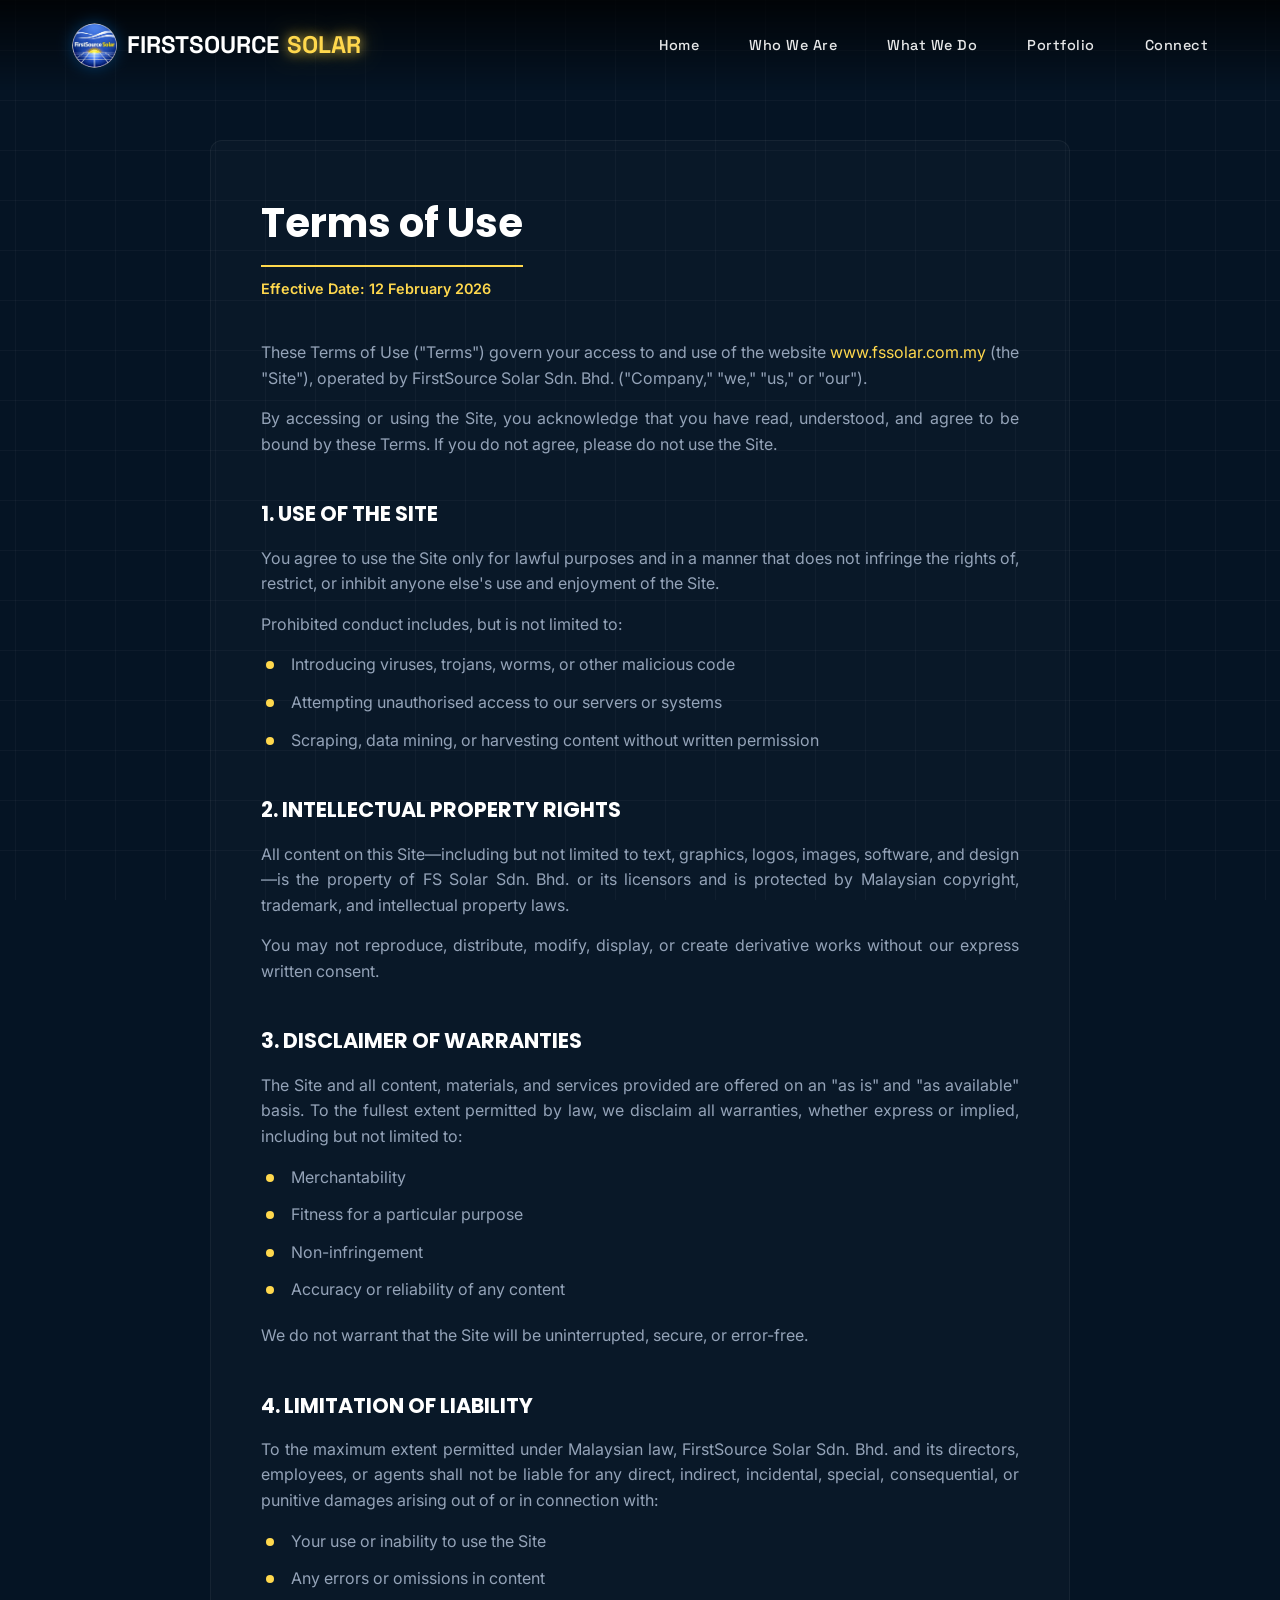
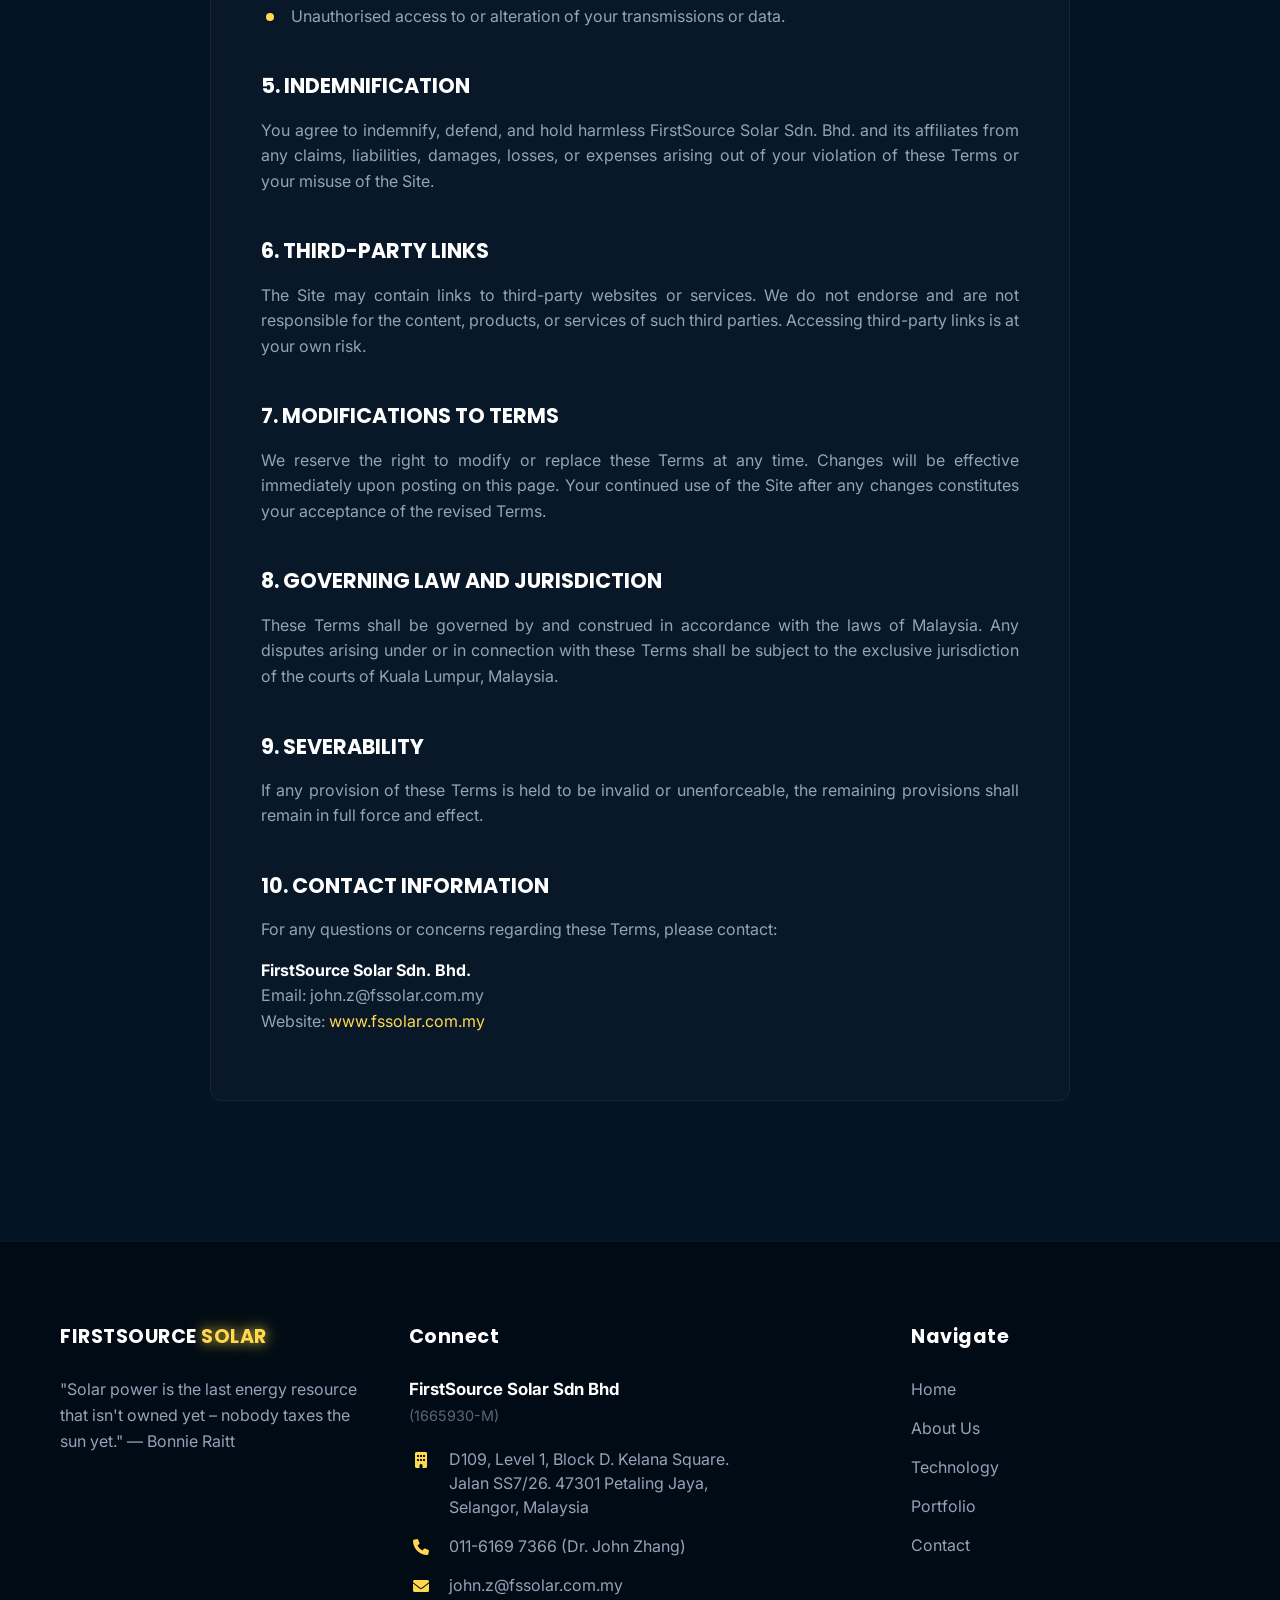
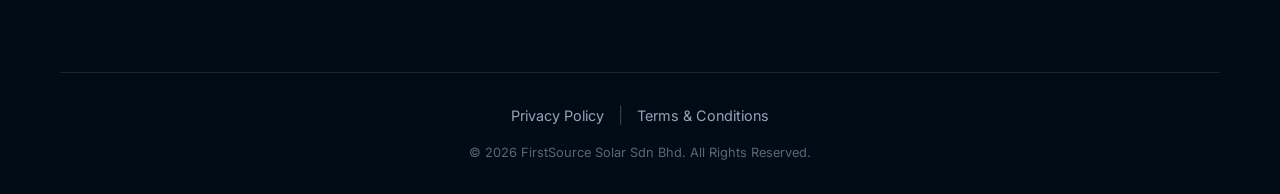
<file: terms.html>
<!doctype html>
<html lang="en">
  <head>
    <meta charset="UTF-8" />
    <meta name="viewport" content="width=device-width, initial-scale=1.0" />
    <title>Terms of Use</title>
    <link rel="icon" type="image/png" href="logo.png" />
    <link rel="stylesheet" href="style.css" />
    <link
      rel="stylesheet"
      href="https://cdnjs.cloudflare.com/ajax/libs/font-awesome/6.0.0/css/all.min.css"
    />
    <link rel="preconnect" href="https://fonts.googleapis.com" />
    <link rel="preconnect" href="https://fonts.gstatic.com" crossorigin />
    <link
      href="https://fonts.googleapis.com/css2?family=Inter:wght@300;400;600&family=Poppins:wght@500;600;700&display=swap"
      rel="stylesheet"
    />

    <style>
      /* --- 1. FONTS & BASIC SETUP --- */
      body {
        background-color: #051424;
        color: #94a3b8;
        font-family: "Inter", sans-serif;
      }

      h1,
      h2,
      h3,
      h4,
      h5,
      h6,
      .brand-text {
        font-family: "Poppins", sans-serif;
      }

      /* --- 2. THE YELLOW DOT FIX (SHAPE METHOD) --- */
      .legal-card ul {
        list-style: none !important;
        padding-left: 5px;
        margin-bottom: 20px;
      }

      .legal-card li {
        position: relative;
        padding-left: 25px;
        margin-bottom: 12px;
        line-height: 1.6;
        text-align: justify; /* JUSTIFIED ALIGNMENT */
      }

      .legal-card li::before {
        content: "";
        background-color: #ffd84d;
        width: 8px;
        height: 8px;
        border-radius: 50%;
        position: absolute;
        left: 0;
        top: 9px;
      }

      /* --- 3. LEGAL CONTENT STYLES --- */
      .legal-content-wrapper {
        padding: 140px 20px 80px;
        max-width: 900px;
        margin: 0 auto;
      }

      .legal-card {
        background: rgba(255, 255, 255, 0.02);
        padding: 50px;
        border-radius: 12px;
        border: 1px solid rgba(255, 255, 255, 0.05);
      }

      /* Mobile adjustment for card padding */
      @media (max-width: 768px) {
        .legal-card {
          padding: 30px 20px;
        }
      }

      .legal-card h1 {
        color: #ffffff;
        font-size: 2.5rem;
        margin-top: 0;
        margin-bottom: 10px;
        border-bottom: 2px solid #ffd84d;
        display: inline-block;
        padding-bottom: 10px;
      }

      .effective-date {
        display: block;
        font-size: 0.9rem;
        color: #ffd84d;
        margin-bottom: 40px;
        font-weight: 600;
      }

      .legal-card h2 {
        color: #ffffff;
        font-size: 1.3rem;
        margin-top: 40px;
        margin-bottom: 15px;
      }

      /* JUSTIFY PARAGRAPHS */
      .legal-card p {
        margin-bottom: 15px;
        font-size: 1rem;
        line-height: 1.6;
        text-align: justify; /* Keeps edges straight */
      }

      .legal-card strong {
        color: #ffffff;
      }
      .legal-card a {
        color: #ffd84d;
        text-decoration: none;
      }
      .legal-card a:hover {
        text-decoration: underline;
      }

      /* --- 4. FOOTER STYLES --- */
      footer {
        background-color: rgba(2, 11, 22, 0.95);
        padding: 80px 0 30px;
        border-top: 1px solid rgba(255, 255, 255, 0.05);
        margin-top: 60px;
      }

      .footer-grid {
        display: flex;
        justify-content: space-between;
        flex-wrap: wrap;
        gap: 40px;
        margin-bottom: 60px;
      }

      .footer-col {
        flex: 1;
        min-width: 250px;
      }
      .footer-col:nth-child(2) {
        flex-grow: 1.5;
      }

      /* Footer Reset */
      .contact-info {
        list-style: none;
        padding: 0;
      }
      .contact-info li {
        display: flex;
        gap: 15px;
        margin-bottom: 15px;
        line-height: 1.5;
        padding-left: 0;
        text-align: left; /* Keep footer lists left aligned */
      }
      .contact-info li::before {
        content: none;
      }

      /* MOBILE RESPONSIVENESS FIX */
      @media (max-width: 768px) {
        .footer-grid {
          flex-direction: column;
          text-align: left; /* Force Left Align */
          align-items: flex-start;
        }
        .contact-info li {
          justify-content: flex-start;
        }
        .footer-col p {
          max-width: 100% !important;
        }
      }
    </style>
  </head>
  <body>
    <header>
      <div class="container nav-wrapper">
        <a href="index.html" class="logo">
          <img src="logo.png" alt="FirstSource Icon" />
          <div>FirstSource <span>Solar</span></div>
        </a>
        <nav class="nav-container">
          <ul class="nav-links">
            <li><a href="index.html">Home</a></li>
            <li><a href="about.html">Who We Are</a></li>
            <li><a href="services.html">What We Do</a></li>
            <li><a href="portfolio.html">Portfolio</a></li>
            <li><a href="contact.html">Connect</a></li>
          </ul>
        </nav>
        <div class="menu-toggle"><i class="fa-solid fa-bars"></i></div>
      </div>
    </header>

    <div class="legal-content-wrapper">
      <div class="legal-card">
        <h1>Terms of Use</h1>
        <span class="effective-date">Effective Date: 12 February 2026</span>

        <p>
          These Terms of Use ("Terms") govern your access to and use of the
          website
          <a href="http://www.fssolar.com.my">www.fssolar.com.my</a> (the
          "Site"), operated by FirstSource Solar Sdn. Bhd. ("Company," "we,"
          "us," or "our").
        </p>
        <p>
          By accessing or using the Site, you acknowledge that you have read,
          understood, and agree to be bound by these Terms. If you do not agree,
          please do not use the Site.
        </p>

        <h2>1. USE OF THE SITE</h2>
        <p>
          You agree to use the Site only for lawful purposes and in a manner
          that does not infringe the rights of, restrict, or inhibit anyone
          else's use and enjoyment of the Site.
        </p>
        <p>Prohibited conduct includes, but is not limited to:</p>
        <ul>
          <li>Introducing viruses, trojans, worms, or other malicious code</li>
          <li>Attempting unauthorised access to our servers or systems</li>
          <li>
            Scraping, data mining, or harvesting content without written
            permission
          </li>
        </ul>

        <h2>2. INTELLECTUAL PROPERTY RIGHTS</h2>
        <p>
          All content on this Site—including but not limited to text, graphics,
          logos, images, software, and design—is the property of FS Solar Sdn.
          Bhd. or its licensors and is protected by Malaysian copyright,
          trademark, and intellectual property laws.
        </p>
        <p>
          You may not reproduce, distribute, modify, display, or create
          derivative works without our express written consent.
        </p>

        <h2>3. DISCLAIMER OF WARRANTIES</h2>
        <p>
          The Site and all content, materials, and services provided are offered
          on an "as is" and "as available" basis. To the fullest extent
          permitted by law, we disclaim all warranties, whether express or
          implied, including but not limited to:
        </p>
        <ul>
          <li>Merchantability</li>
          <li>Fitness for a particular purpose</li>
          <li>Non-infringement</li>
          <li>Accuracy or reliability of any content</li>
        </ul>
        <p>
          We do not warrant that the Site will be uninterrupted, secure, or
          error-free.
        </p>

        <h2>4. LIMITATION OF LIABILITY</h2>
        <p>
          To the maximum extent permitted under Malaysian law, FirstSource Solar
          Sdn. Bhd. and its directors, employees, or agents shall not be liable
          for any direct, indirect, incidental, special, consequential, or
          punitive damages arising out of or in connection with:
        </p>
        <ul>
          <li>Your use or inability to use the Site</li>
          <li>Any errors or omissions in content</li>
          <li>
            Unauthorised access to or alteration of your transmissions or data.
          </li>
        </ul>

        <h2>5. INDEMNIFICATION</h2>
        <p>
          You agree to indemnify, defend, and hold harmless FirstSource Solar
          Sdn. Bhd. and its affiliates from any claims, liabilities, damages,
          losses, or expenses arising out of your violation of these Terms or
          your misuse of the Site.
        </p>

        <h2>6. THIRD-PARTY LINKS</h2>
        <p>
          The Site may contain links to third-party websites or services. We do
          not endorse and are not responsible for the content, products, or
          services of such third parties. Accessing third-party links is at your
          own risk.
        </p>

        <h2>7. MODIFICATIONS TO TERMS</h2>
        <p>
          We reserve the right to modify or replace these Terms at any time.
          Changes will be effective immediately upon posting on this page. Your
          continued use of the Site after any changes constitutes your
          acceptance of the revised Terms.
        </p>

        <h2>8. GOVERNING LAW AND JURISDICTION</h2>
        <p>
          These Terms shall be governed by and construed in accordance with the
          laws of Malaysia. Any disputes arising under or in connection with
          these Terms shall be subject to the exclusive jurisdiction of the
          courts of Kuala Lumpur, Malaysia.
        </p>

        <h2>9. SEVERABILITY</h2>
        <p>
          If any provision of these Terms is held to be invalid or
          unenforceable, the remaining provisions shall remain in full force and
          effect.
        </p>

        <h2>10. CONTACT INFORMATION</h2>
        <p>
          For any questions or concerns regarding these Terms, please contact:
        </p>
        <p>
          <strong>FirstSource Solar Sdn. Bhd.</strong><br />
          Email: john.z@fssolar.com.my<br />
          Website: <a href="http://www.fssolar.com.my">www.fssolar.com.my</a>
        </p>
      </div>
    </div>

    <footer>
      <div class="container">
        <div class="footer-grid">
          <div class="footer-col">
            <h4 class="brand-text">FIRSTSOURCE <span>SOLAR</span></h4>
            <p style="max-width: 300px; line-height: 1.6">
              "Solar power is the last energy resource that isn't owned yet –
              nobody taxes the sun yet." — Bonnie Raitt
            </p>
          </div>
          <div class="footer-col">
            <h4>Connect</h4>
            <div style="margin-bottom: 20px; line-height: 1.5">
              <strong style="color: #ffffff; font-size: 1.05rem"
                >FirstSource Solar Sdn Bhd</strong
              ><br />
              <span style="font-size: 0.9rem; opacity: 0.6">(1665930-M)</span>
            </div>
            <ul class="contact-info">
              <li>
                <i
                  class="fa-solid fa-building"
                  style="color: #ffd84d; width: 25px; margin-top: 5px"
                ></i
                ><span
                  >D109, Level 1, Block D. Kelana Square.<br />Jalan SS7/26.
                  47301 Petaling Jaya,<br />Selangor, Malaysia</span
                >
              </li>
              <li>
                <i
                  class="fa-solid fa-phone"
                  style="color: #ffd84d; width: 25px"
                ></i
                >011-6169 7366 (Dr. John Zhang)
              </li>
              <li>
                <i
                  class="fa-solid fa-envelope"
                  style="color: #ffd84d; width: 25px"
                ></i
                >john.z@fssolar.com.my
              </li>
            </ul>
          </div>
          <div class="footer-col" style="text-align: left">
            <h4>Navigate</h4>
            <ul class="contact-info" style="display: block">
              <li>
                <a
                  href="index.html"
                  style="color: #94a3b8; text-decoration: none"
                  >Home</a
                >
              </li>
              <li>
                <a
                  href="about.html"
                  style="color: #94a3b8; text-decoration: none"
                  >About Us</a
                >
              </li>
              <li>
                <a
                  href="services.html"
                  style="color: #94a3b8; text-decoration: none"
                  >Technology</a
                >
              </li>
              <li>
                <a
                  href="portfolio.html"
                  style="color: #94a3b8; text-decoration: none"
                  >Portfolio</a
                >
              </li>
              <li>
                <a
                  href="contact.html"
                  style="color: #94a3b8; text-decoration: none"
                  >Contact</a
                >
              </li>
            </ul>
          </div>
        </div>
        <div
          style="
            border-top: 1px solid rgba(255, 255, 255, 0.1);
            margin-top: 60px;
            padding-top: 30px;
            text-align: center;
          "
        >
          <div style="margin-bottom: 15px">
            <a
              href="privacy.html"
              style="
                color: #94a3b8;
                font-size: 0.9rem;
                margin: 0 10px;
                text-decoration: none;
              "
              >Privacy Policy</a
            >
            <span style="color: rgba(255, 255, 255, 0.2)">|</span>
            <a
              href="terms.html"
              style="
                color: #94a3b8;
                font-size: 0.9rem;
                margin: 0 10px;
                text-decoration: none;
              "
              >Terms & Conditions</a
            >
          </div>
          <div
            class="copyright"
            style="font-size: 0.8rem; opacity: 0.6; border: none; padding: 0"
          >
            &copy; 2026 FirstSource Solar Sdn Bhd. All Rights Reserved.
          </div>
        </div>
      </div>
    </footer>
    <script>
      const menuToggle = document.querySelector(".menu-toggle");
      const navContainer = document.querySelector(".nav-container");
      if (menuToggle) {
        menuToggle.addEventListener("click", () => {
          navContainer.classList.toggle("active");
        });
      }
    </script>
  </body>
</html>
</file>
<file: style.css>
/* =========================================================
   CONCEPT 2: FUTURE ENERGY / TECH MINIMAL - OPTIMIZED
   ========================================================= */
@import url("https://fonts.googleapis.com/css2?family=Inter:wght@300;400;600&family=Space+Grotesk:wght@300;500;700&display=swap");

:root {
  --bg-dark: #051424;
  --bg-panel: #0a2339;
  --brand-blue: #005bac;
  --brand-yellow: #ffd84d;
  --text-white: #ffffff;
  --text-grey: #94a3b8;
}

* {
  margin: 0;
  padding: 0;
  box-sizing: border-box;
}

body {
  font-family: "Inter", "Roboto";
  background-color: var(--bg-dark);
  color: var(--text-grey);
  line-height: 1.6;
  overflow-x: hidden;

  /* --- GLOBAL GRID PATTERN (Applies to whole page) --- */
  background-image:
    linear-gradient(rgba(255, 255, 255, 0.03) 1px, transparent 1px),
    linear-gradient(90deg, rgba(255, 255, 255, 0.03) 1px, transparent 1px);
  background-size: 50px 50px;
  background-position: center top;
  background-attachment: fixed; /* Locks the grid in place */
}

h1,
h2,
h3,
h4,
.logo,
.nav-links a,
.stat-item h3 {
  font-family: "Space Grotesk", sans-serif;
}

a {
  text-decoration: none;
  color: inherit;
  transition: 0.3s;
}

ul {
  list-style: none;
}
img {
  max-width: 100%;
  display: block;
}

.container {
  max-width: 1200px;
  margin: auto;
  padding: 0 20px;
}

/* =========================================================
   HEADER & NAV
   ========================================================= */
header {
  position: fixed;
  top: 0;
  left: 0;
  width: 100%;
  z-index: 1000;
  background: linear-gradient(
    to bottom,
    rgba(0, 0, 0, 0.8) 0%,
    transparent 100%
  );
  transition: all 0.5s cubic-bezier(0.215, 0.61, 0.355, 1);
}
header.hide {
  transform: translateY(-100%);
}
header.scrolled,
header:hover {
  background: rgba(5, 20, 36, 0.95) !important;
  backdrop-filter: blur(12px);
  border-bottom: 1px solid rgba(255, 255, 255, 0.05);
  box-shadow: 0 10px 30px rgba(0, 0, 0, 0.5);
}
header .container {
  max-width: 95%;
  padding: 0 40px;
}

.nav-wrapper {
  display: flex;
  justify-content: space-between;
  align-items: center;
  height: 90px;
  transition: 0.4s ease;
}
header.scrolled .nav-wrapper,
header:hover .nav-wrapper {
  height: 70px;
}

/* Logo */
.logo {
  display: flex;
  align-items: center;
  gap: 10px;
  font-size: 1.5rem;
  font-weight: 700;
  color: var(--text-white);
  text-transform: uppercase;
}
.logo div {
  display: flex;
  flex-direction: row;
  align-items: center;
  gap: 8px;
  line-height: 1;
}
.logo span {
  color: var(--brand-yellow);
  text-shadow: 0 0 15px rgba(255, 216, 77, 0.4);
}
.logo img {
  height: 45px;
  width: auto;
  border-radius: 50%;
  box-shadow: 0 0 15px rgba(0, 91, 172, 0.5);
}

/* Nav Links */
.nav-links {
  display: flex;
  gap: 50px;
}
.nav-links a {
  font-weight: 500;
  font-size: 0.9rem;
  color: var(--text-white);
  position: relative;
  letter-spacing: 0.5px;
  opacity: 0.9;
  padding-bottom: 5px;
}
.nav-links a:hover {
  color: var(--brand-yellow);
  opacity: 1;
}
.nav-links a::after {
  content: "";
  position: absolute;
  width: 0;
  height: 2px;
  bottom: 0;
  left: 0;
  background-color: var(--brand-yellow);
  transition: width 0.3s ease;
  box-shadow:
    0 0 10px var(--brand-yellow),
    0 0 20px var(--brand-yellow);
}
.nav-links a:hover::after {
  width: 100%;
}

.menu-toggle {
  display: none;
  font-size: 1.8rem;
  color: var(--text-white);
  cursor: pointer;
}

/* =========================================================
   HERO SECTION
   ========================================================= */
.hero {
  position: relative;
  height: 100vh;
  display: flex;
  align-items: center;
  justify-content: flex-start;
  text-align: left;
  overflow: hidden;
}
.hero-video {
  position: absolute;
  top: 0;
  left: 0;
  width: 100%;
  height: 100%;
  object-fit: cover;
  z-index: 0;
}
.hero::after {
  content: "";
  position: absolute;
  top: 0;
  left: 0;
  width: 100%;
  height: 100%;
  background: linear-gradient(
    to right,
    rgba(5, 20, 36, 0.9) 0%,
    rgba(5, 20, 36, 0.4) 60%,
    transparent 100%
  );
  z-index: 1;
}
.hero .container {
  position: relative;
  z-index: 2;
  width: 100%;
  margin-left: 5%;
}
.hero h1 {
  font-size: 5.5rem;
  font-weight: 700;
  color: var(--text-white);
  margin-bottom: 25px;
  line-height: 1.1;
  letter-spacing: -2px;
  text-shadow: 0 10px 30px rgba(0, 0, 0, 0.5);
  max-width: 900px;
}
.hero h1 span {
  background: linear-gradient(to right, #005bac, #4fc3f7);
  -webkit-background-clip: text;
  -webkit-text-fill-color: transparent;
}
.hero p {
  font-size: 1.3rem;
  color: rgba(255, 255, 255, 0.9);
  max-width: 600px;
  margin: 0;
  line-height: 1.7;
}

/* =========================================================
   PARTNERS SECTION (Strategic Partners)
   ========================================================= */
.partners-section {
  padding: 80px 0;
  background: transparent;
  border-bottom: 1px solid rgba(255, 255, 255, 0.05);
  position: relative;
  overflow: hidden;
}
.partners-section::before {
  content: "";
  position: absolute;
  width: 100%;
  height: 100%;
  top: 0;
  left: 0;
  pointer-events: none;
}

.partners-grid {
  display: grid;
  grid-template-columns: repeat(auto-fit, minmax(220px, 1fr));
  gap: 28px;
  margin-top: 60px;
}

.partner-card {
  display: flex;
  align-items: center;
  justify-content: center;
  padding: 18px;
  background: rgba(2, 11, 22, 0.5);
  border: 1px solid rgba(255, 255, 255, 0.05);
  border-radius: 20px;
  aspect-ratio: 1/1;
}

.partner-logo {
  width: auto;
  height: auto;
  max-width: 100%;
  max-height: 100%;
  object-fit: contain;
  display: block;
  margin: auto;
  transition: transform 0.3s ease;
}

.partner-card:hover {
  background: rgba(255, 255, 255, 0.05);
  box-shadow: 0 0 30px rgba(255, 216, 77, 0.2);
  transform: translateY(-6px) scale(1.02);
}

.partner-card:hover .partner-logo {
  transform: scale(1.1);
}
.partner-card.gold-tier:hover {
  border-color: #ffd84d;
  box-shadow: 0 0 20px rgba(255, 216, 77, 0.3);
}

.partner-description {
  max-width: 1150px;
  margin: 0 auto 50px auto;
  text-align: justify;
  color: #b0b8c1;
  font-size: 1.4rem;
  line-height: 1.8;
}
.brand-highlight {
  color: #fff;
  font-weight: 700;
  font-family: "Inter", "Roboto", sans-serif;
}
.brand-highlight span {
  color: #ffd84d;
}

.partners-section .section-title {
  margin-bottom: 50px !important;
}

/* =========================================================
   COMPARISON SECTION (Phase 1 & 2)
   ========================================================= */
.comparison-section {
  padding: 120px 0;
  background-color: transparent;
  background-image: none;
  border-top: 1px solid rgba(255, 255, 255, 0.05);
  border-bottom: 1px solid rgba(255, 255, 255, 0.05);
  position: relative;
}
.comparison-section::after {
  content: "";
  position: absolute;
  top: 0;
  left: 0;
  width: 100%;
  height: 100%;
  background: radial-gradient(circle, transparent 20%, #020b16 100%);
  pointer-events: none;
}
.comparison-section .container {
  position: relative;
  z-index: 2;
}

/* --- Tech Table Wrapper --- */
.tech-table-wrapper {
  background: rgba(7, 27, 47, 0.85);
  border-radius: 16px;
  padding: 40px;
  border: 1px solid rgba(255, 255, 255, 0.1);
  backdrop-filter: blur(12px);
  overflow-x: auto;
  margin-bottom: 30px; /* UPDATED to 30px */
  position: relative;
  box-shadow:
    0 0 40px rgba(0, 91, 172, 0.2),
    0 0 80px rgba(0, 91, 172, 0.15),
    0 0 0 1px rgba(0, 91, 172, 0.3);
}

.tech-table {
  width: 100%;
  border-collapse: collapse;
  min-width: 800px;
}

/* Headers */
.tech-table th {
  padding: 25px 20px;
  text-align: center;
  font-family: "Inter", "Roboto", sans-serif;
  text-transform: uppercase;
  font-size: 0.9rem;
  letter-spacing: 1.5px;
  border-bottom: 2px solid rgba(255, 255, 255, 0.1);
  color: #fff;
  text-shadow: 0 0 10px rgba(255, 255, 255, 0.3);
}

/* Cells */
.tech-table td {
  padding: 25px 20px;
  text-align: center;
  border-bottom: 1px solid rgba(255, 255, 255, 0.05);
  font-size: 1rem;
  vertical-align: top;
}
.tech-table td strong {
  color: #8fa3b8;
  font-weight: 500;
  font-size: 0.85rem;
  text-transform: uppercase;
  letter-spacing: 1px;
}

.tech-table th:first-child,
.tech-table td:first-child {
  text-align: left;
  padding-left: 30px;
}

/* Columns */
.col-legacy {
  color: #94a3b8;
  font-weight: 400;
  background: rgba(239, 68, 68, 0.03);
  border-left: 1px solid rgba(255, 255, 255, 0.05);
}
.col-new {
  color: #ffd84d;
  font-weight: 500;
  background: rgba(255, 216, 77, 0.02);
  text-shadow: 0 0 15px rgba(255, 216, 77, 0.5);
  border-left: 1px solid rgba(255, 216, 77, 0.1);
}

/* Badges */
.badge-ended {
  background: rgba(239, 68, 68, 0.2);
  color: #ef4444;
  border: 1px solid #ef4444;
  padding: 6px 10px;
  border-radius: 4px;
  font-size: 0.75rem;
  font-weight: 700;
  text-transform: uppercase;
  box-shadow: 0 0 10px rgba(239, 68, 68, 0.2);
}
.badge-active {
  background: rgba(255, 216, 77, 0.15);
  color: #ffd84d;
  border: 1px solid #ffd84d;
  padding: 6px 10px;
  border-radius: 4px;
  font-size: 0.75rem;
  font-weight: 700;
  text-transform: uppercase;
  box-shadow: 0 0 10px rgba(255, 216, 77, 0.2);
}

/* =========================================================
   SERVICES SECTION
   ========================================================= */
.services-section {
  padding: 140px 0;
  background-color: transparent;
  background-image: none; /* Removed local grid */
}
.section-title.center-aligned {
  text-align: center;
  margin-bottom: 80px;
}
.section-title p {
  color: var(--brand-yellow);
  font-weight: 600;
  letter-spacing: 3px;
  margin-bottom: 15px;
  text-transform: uppercase;
  font-size: 0.9rem;
}
.section-title h2 {
  font-size: 3.5rem;
  color: var(--text-white);
  font-weight: 700;
  letter-spacing: -1px;
}

/* --- ADDED: Horizontal Yellow Glow Line for Section Titles --- */
.section-title h2::before {
  content: "";
  display: block;
  width: 50px;
  height: 4px;
  background: var(--brand-yellow);
  margin: 0 auto 20px auto;
  box-shadow: 0 0 15px var(--brand-yellow);
  border-radius: 2px;
}

.features-grid {
  display: grid;
  grid-template-columns: repeat(auto-fit, minmax(320px, 1fr));
  gap: 40px;
}

.service-card {
  background: linear-gradient(
    180deg,
    rgba(255, 255, 255, 0.02) 0%,
    rgba(255, 255, 255, 0) 100%
  );
  border: 1px solid rgba(255, 255, 255, 0.05);
  padding: 40px;
  border-radius: 4px;
  transition:
    transform 0.4s ease,
    background 0.4s ease,
    border-color 0.4s ease;
  position: relative;
  overflow: hidden;
  backdrop-filter: blur(5px);
}
.service-card:hover {
  background: linear-gradient(
    180deg,
    rgba(255, 255, 255, 0.05) 0%,
    rgba(255, 255, 255, 0.01) 100%
  );
  border-color: var(--brand-blue);
  transform: translateY(-10px);
}
.service-icon {
  font-size: 3rem;
  color: var(--brand-yellow);
  margin-bottom: 25px;
}
.service-card h3 {
  font-size: 1.5rem;
  color: var(--text-white);
  margin-bottom: 15px;
  font-weight: 700;
  transition: color 0.3s ease;
}
.service-card:hover h3 {
  color: var(--brand-yellow);
}
.service-card p {
  color: var(--text-grey);
  font-size: 1rem;
  line-height: 1.7;
  margin-bottom: 30px;
}
.service-link {
  font-size: 0.95rem;
  font-weight: 600;
  color: var(--brand-yellow);
  display: inline-flex;
  align-items: center;
  gap: 10px;
  position: relative;
}
.service-link i {
  font-size: 0.8rem;
  transition: transform 0.3s ease;
}
.service-card:hover .service-link i {
  transform: translateX(5px);
}
.service-link::after {
  content: "";
  position: absolute;
  width: 100%;
  height: 1px;
  background: var(--brand-yellow);
  bottom: -2px;
  left: 0;
  transition: 0.3s;
}
.service-link:hover::after {
  width: 60%;
  opacity: 0.7;
}

/* =========================================================
   CERTIFICATIONS & EQUIPMENT
   ========================================================= */
.cert-section {
  padding: 120px 0;
  background-color: transparent;
  overflow: hidden;
}
.cert-carousel-wrapper {
  position: relative;
  max-width: 1000px;
  margin: 50px auto 0;
  display: flex;
  align-items: center;
  justify-content: center;
}
.cert-nav {
  background: rgba(255, 255, 255, 0.05);
  border: 1px solid rgba(255, 255, 255, 0.1);
  color: var(--brand-yellow);
  width: 50px;
  height: 50px;
  border-radius: 50%;
  cursor: pointer;
  font-size: 1.2rem;
  transition: 0.3s;
  z-index: 10;
  display: flex;
  align-items: center;
  justify-content: center;
}
.cert-nav:hover {
  background: var(--brand-yellow);
  color: #051424;
  box-shadow: 0 0 20px rgba(255, 216, 77, 0.5);
  transform: scale(1.1);
}
.cert-nav.prev {
  margin-right: 20px;
}
.cert-nav.next {
  margin-left: 20px;
}
.cert-track {
  width: 100%;
  position: relative;
  height: 400px;
  perspective: 1000px;
}
.cert-slide {
  position: absolute;
  top: 0;
  left: 0;
  width: 100%;
  height: 100%;
  opacity: 0;
  transform: translateX(50px) scale(0.9);
  transition: all 0.6s cubic-bezier(0.23, 1, 0.32, 1);
  pointer-events: none;
  display: flex;
  justify-content: center;
}
.cert-slide.active {
  opacity: 1;
  transform: translateX(0) scale(1);
  pointer-events: all;
  z-index: 5;
}
.cert-3d-card {
  background: linear-gradient(
    135deg,
    rgba(255, 255, 255, 0.03) 0%,
    rgba(10, 35, 57, 0.8) 100%
  );
  backdrop-filter: blur(10px);
  border: 1px solid rgba(255, 255, 255, 0.1);
  border-radius: 12px;
  width: 100%;
  max-width: 850px;
  display: grid;
  grid-template-columns: 40% 60%;
  overflow: hidden;
  box-shadow:
    0 20px 50px rgba(0, 0, 0, 0.5),
    0 0 0 1px rgba(255, 255, 255, 0.05) inset;
}
.cert-visual {
  position: relative;
  background: #000;
  display: flex;
  align-items: center;
  justify-content: center;
  padding: 30px;
  overflow: hidden;
}
.cert-visual img {
  width: 100%;
  height: auto;
  object-fit: contain;
  position: relative;
  z-index: 2;
  filter: drop-shadow(0 10px 20px rgba(0, 0, 0, 0.5));
  transition: 0.4s;
}
.cert-slide.active .cert-visual img {
  transform: scale(1.05);
}
.visual-glow {
  position: absolute;
  width: 150%;
  height: 150%;
  background: radial-gradient(
    circle,
    rgba(255, 216, 77, 0.15) 0%,
    transparent 60%
  );
  top: -25%;
  left: -25%;
  z-index: 1;
  animation: pulseGlow 4s infinite alternate;
}
.cert-info {
  padding: 40px;
  display: flex;
  flex-direction: column;
  justify-content: center;
  border-left: 1px solid rgba(255, 255, 255, 0.05);
}
.cert-info h3 {
  font-size: 2rem;
  color: var(--text-white);
  margin-bottom: 5px;
}
.cert-info h4 {
  color: var(--brand-yellow);
  font-size: 1.1rem;
  margin-bottom: 20px;
  font-weight: 600;
  text-shadow: 0 0 10px rgba(255, 216, 77, 0.4);
}
.cert-info p {
  color: var(--text-grey);
  font-size: 1rem;
  line-height: 1.6;
  margin-bottom: 30px;
}
.cert-badge {
  display: inline-flex;
  align-items: center;
  gap: 8px;
  background: rgba(255, 216, 77, 0.1);
  border: 1px solid var(--brand-yellow);
  color: var(--brand-yellow);
  padding: 8px 16px;
  border-radius: 20px;
  font-size: 0.85rem;
  font-weight: 700;
  text-transform: uppercase;
  width: fit-content;
}
@keyframes pulseGlow {
  from {
    opacity: 0.5;
    transform: scale(1);
  }
  to {
    opacity: 1;
    transform: scale(1.1);
  }
}

/* Equipment Supply */
.supply-section {
  padding: 120px 0;
  background-color: transparent;
  background-image: none; /* Removed local grid */
  border-top: 1px solid rgba(255, 255, 255, 0.05);
  position: relative;
  z-index: 4;
}
.supply-grid {
  display: grid;
  grid-template-columns: repeat(auto-fit, minmax(300px, 1fr));
  gap: 40px;
  margin-top: 60px;
}
.supply-card {
  background: linear-gradient(
    145deg,
    rgba(255, 255, 255, 0.03) 0%,
    rgba(10, 35, 57, 0.6) 100%
  );
  border: 1px solid rgba(255, 255, 255, 0.05);
  padding: 40px;
  border-radius: 12px;
  transition: 0.3s;
  position: relative;
  overflow: hidden;
  backdrop-filter: blur(10px);
}
.supply-card:hover {
  transform: translateY(-10px);
  border-color: var(--brand-blue);
  box-shadow: 0 10px 40px rgba(0, 91, 172, 0.15);
}
.supply-card::before {
  content: "";
  position: absolute;
  top: 0;
  left: 0;
  width: 100%;
  height: 3px;
  background: linear-gradient(90deg, var(--brand-yellow), transparent);
  opacity: 0;
  transition: 0.3s;
}
.supply-card:hover::before {
  opacity: 1;
}
.card-icon {
  font-size: 2.5rem;
  color: var(--brand-yellow);
  margin-bottom: 25px;
  text-shadow: 0 0 15px rgba(255, 216, 77, 0.3);
}
.supply-card h3 {
  color: var(--text-white) !important;
  font-size: 1.5rem;
  margin-bottom: 15px;
  font-family: "Inter", "Roboto", sans-serif;
}
.supply-card p {
  color: var(--text-grey);
  font-size: 0.95rem;
  margin-bottom: 25px;
  line-height: 1.6;
}

/* Inventory List */
.inventory-container {
  background: rgba(10, 35, 57, 0.6);
  border: 1px solid rgba(255, 255, 255, 0.1);
  border-radius: 12px;
  backdrop-filter: blur(10px);
  padding: 0 40px;
  margin-top: 50px;
  box-shadow: 0 30px 60px rgba(0, 0, 0, 0.5);
}
.inventory-row {
  display: flex;
  align-items: center;
  padding: 40px 0;
  border-bottom: 1px solid rgba(255, 255, 255, 0.05);
  transition: 0.3s;
  gap: 40px;
}
.inventory-row:last-child {
  border-bottom: none;
}
.inventory-row:hover {
  background: rgba(255, 255, 255, 0.02);
  padding-left: 20px;
  padding-right: 20px;
  margin-left: -20px;
  margin-right: -20px;
}
.inv-icon {
  width: 80px;
  height: 80px;
  background: rgba(255, 255, 255, 0.05);
  border-radius: 8px;
  display: flex;
  align-items: center;
  justify-content: center;
  font-size: 2rem;
  color: var(--brand-yellow);
  flex-shrink: 0;
  border: 1px solid rgba(255, 255, 255, 0.1);
  transition: 0.3s;
}
.inventory-row:hover .inv-icon {
  background: var(--brand-yellow);
  color: #000;
  box-shadow: 0 0 20px rgba(255, 216, 77, 0.4);
}
.inv-info {
  flex-grow: 1;
}
.inv-info h3 {
  color: var(--text-white) !important;
  font-size: 1.5rem;
  margin-bottom: 8px;
  font-family: "Inter", "Roboto", sans-serif;
}
.inv-info p {
  color: var(--text-grey);
  margin: 0;
  font-size: 1rem;
}
.inv-brands {
  display: flex;
  gap: 10px;
  flex-wrap: wrap;
  justify-content: flex-end;
  width: 300px;
}
.brand-tag {
  background: rgba(5, 20, 36, 0.8);
  border: 1px solid var(--brand-blue);
  color: var(--text-white);
  padding: 8px 15px;
  border-radius: 20px;
  font-size: 0.85rem;
  font-weight: 500;
  white-space: nowrap;
}

/* =========================================================
   CTA SECTION & PROMO
   ========================================================= */
.promo-section {
  padding: 60px 0; /* Adds spacing above/below */
  background-color: transparent;
}

.promo-banner-wrapper {
  max-width: 1200px; /* Standard container width from your code */
  margin: 0 auto;
  padding: 0 20px;
}

.promo-img {
  width: 100%;
  height: auto;
  border-radius: 12px; /* Adds a slight curve to match your panel design */
  border: 1px solid rgba(255, 255, 255, 0.1);
  box-shadow: 0 20px 40px rgba(0, 0, 0, 0.4);
}

.cta-section {
  padding: 120px 0;
  text-align: center;
  position: relative;
  overflow: hidden;
  background-color: transparent;
  border-top: 1px solid rgba(255, 255, 255, 0.1);
}
.cta-video-bg {
  position: absolute;
  top: 0;
  left: 0;
  width: 100%;
  height: 100%;
  object-fit: cover;
  z-index: 0;
}
.cta-overlay {
  position: absolute;
  top: 0;
  left: 0;
  width: 100%;
  height: 100%;
  background: rgba(5, 20, 36, 0.85);
  z-index: 1;
}
.cta-layout {
  display: grid;
  grid-template-columns: 1fr 1fr;
  gap: 60px;
  align-items: center;
  position: relative;
  z-index: 2;
}

.cta-layout p {
  text-align: justify;
}

.cta-content {
  text-align: left;
}
.brand-text {
  font-family: "Inter", "Roboto", sans-serif;
  font-weight: 700;
  color: var(--text-white);
  text-transform: uppercase;
}
.brand-text span {
  color: var(--brand-yellow);
}
.cta-section h2 {
  font-size: 3.5rem;
  color: var(--text-white);
  margin-bottom: 20px;
  line-height: 1.1;
  text-shadow: 0 5px 15px rgba(0, 0, 0, 0.3);
}

/* --- ADDED: Horizontal Yellow Glow Line for CTA Section --- */
.cta-section h2::before {
  content: "";
  display: block;
  width: 50px;
  height: 4px;
  background: var(--brand-yellow);
  margin: 0 0 20px 0;
  box-shadow: 0 0 15px var(--brand-yellow);
  border-radius: 2px;
}

.cta-section p {
  font-size: 1.1rem;
  color: rgba(255, 255, 255, 0.9);
  margin-bottom: 40px;
  line-height: 1.7;
  max-width: 90%;
}
.cta-image-wrapper {
  position: relative;
}
.cta-img {
  width: 100%;
  height: auto;
  border-radius: 8px;
  border: 1px solid rgba(255, 255, 255, 0.2);
  box-shadow: 0 20px 40px rgba(0, 0, 0, 0.5);
  transition: transform 0.3s ease;
}
.cta-img:hover {
  transform: scale(1.02);
}

.btn {
  display: inline-block;
  padding: 20px 50px;
  background: var(--brand-yellow);
  color: #051424;
  border: none;
  border-radius: 4px;
  font-weight: 700;
  text-transform: uppercase;
  font-size: 0.95rem;
  font-family: "Inter", "Roboto", sans-serif;
  letter-spacing: 2px;
  transition: 0.3s ease;
  box-shadow: 0 0 15px rgba(255, 216, 77, 0.3);
}
.btn:hover {
  background: #fff;
  box-shadow: 0 0 30px rgba(255, 216, 77, 0.6);
  transform: scale(1.05);
}

/* =========================================================
   NEW SECTION: OUR BRANDS
   ========================================================= */
.brands-section {
  padding: 100px 0;
  background: transparent;
  border-top: 1px solid rgba(255, 255, 255, 0.05);
}

.brand-category {
  margin-bottom: 80px;
}

.brand-category h3 {
  color: var(--brand-yellow);
  margin-bottom: 40px;
  text-align: center;
  font-size: 1.8rem;
  text-transform: uppercase;
  letter-spacing: 3px;
  text-shadow: 0 0 20px rgba(255, 216, 77, 0.2);
}

/* --- 1. INVERTERS GRID (Standard Layout) --- */
.brands-grid {
  display: grid;
  grid-template-columns: repeat(3, 1fr);
  gap: 30px;
  justify-items: center;
}

img[src*="goodwe"] {
  transform: scale(2.5) !important;
  transition: transform 0.3s ease;
}

img[src*="midea"] {
  transform: scale(4) !important;
  transition: transform 0.3s ease;
}

.brand-card:hover img[src*="goodwe"] {
  transform: scale(2.7) !important;
}

.brand-card:hover img[src*="midea"] {
  transform: scale(4.3) !important;
}

img[src*="hoymiles"] {
  transform: scale(2.5) !important;
  transition: transform 0.3s ease;
}

.brand-card:hover img[src*="hoymiles"] {
  transform: scale(2.7) !important;
}

/* Default Card Style (Inverters) */
.brand-card {
  width: 100%;
  height: 100px;
  background: rgba(255, 255, 255, 0.95);
  border: 1px solid rgba(255, 255, 255, 0.1);
  display: flex;
  align-items: center;
  justify-content: center;
  border-radius: 12px;
  transition: all 0.3s ease;
  padding: 25px;
  position: relative;
  overflow: hidden;
}

.brand-card:hover {
  transform: translateY(-5px);
  border-color: var(--brand-yellow);
  box-shadow: 0 10px 40px rgba(0, 0, 0, 0.5);
  background: #ffffff;
}

.brand-card img {
  max-width: 80%;
  max-height: 80%;
  object-fit: fill;
  filter: none;
  transition: transform 0.3s ease;
}

.brand-card:hover img {
  transform: scale(1.1);
}

/* --- 2. PV PANELS GRID (Vertical & Single Row) --- */
.brands-grid.panels-grid {
  grid-template-columns: repeat(5, 1fr);
  gap: 10px;
}

/* Panel Card Style */
.brands-grid.panels-grid .brand-card {
  display: block !important;
  height: 300px !important;
  padding: 0 !important;
  background: #000;
  border: 1px solid rgba(255, 255, 255, 0.2);
}

/* Panel Image Style */
.brands-grid.panels-grid .brand-card img {
  width: 100% !important;
  height: 100% !important;
  max-width: none !important;
  max-height: none !important;
  object-fit: fill !important;
  object-position: center;
  transition: transform 0.5s ease;
}

/* Panel Hover */
.brands-grid.panels-grid .brand-card:hover {
  border-color: var(--brand-yellow);
  box-shadow: 0 20px 50px rgba(0, 0, 0, 0.8);
}

.brands-grid.panels-grid .brand-card:hover img {
  transform: scale(1.05);
}

/* --- RESPONSIVE FIX (Updated for Centering) --- */
@media (max-width: 1024px) {
  /* Switch to Flexbox for mobile to perfect center alignment */
  .brands-grid.panels-grid {
    display: flex !important; /* Overrides grid */
    flex-wrap: wrap;
    justify-content: center; /* This centers the cards! */
    gap: 20px;
  }

  /* Set a fixed consistent width for cards on mobile */
  .brands-grid.panels-grid .brand-card {
    width: 45% !important; /* 2 items per row */
    max-width: 200px; /* Prevents them getting too huge */
    height: 300px !important; /* Shorter height for mobile */
    flex-grow: 0; /* Prevents solitary items from stretching */
  }
}

/* Optional: Extra adjustment for very small screens */
@media (max-width: 480px) {
  .brands-grid.panels-grid .brand-card {
    width: 80% !important; /* 1 item per row on tiny screens */
    height: 350px !important;
  }
}
/* =========================================================
   FOOTER
   ========================================================= */
footer {
  /* Semi-transparent dark overlay to let grid show but keep footer distinguishable */
  background-color: rgba(2, 11, 22, 0.85);
  padding: 80px 0 30px;
  border-top: 1px solid rgba(255, 255, 255, 0.05);
  color: var(--text-grey);
  position: relative;
  z-index: 10;
}

.footer-grid {
  display: grid;
  grid-template-columns: repeat(auto-fit, minmax(250px, 1fr));
  gap: 50px;
  margin-bottom: 60px;
}
.footer-col h4 {
  color: var(--text-white);
  margin-bottom: 25px;
  font-size: 1.2rem;
  font-weight: 700;
  letter-spacing: 0.5px;
}
.footer-col h4 span {
  color: var(--brand-yellow);
}

.contact-info li {
  margin-bottom: 10px;
  display: flex;
  gap: 20px;
}

.contact-info li i {
  width: 25px;
  min-width: 25px;
  text-align: center;
  margin-top: 5px;
  color: var(--brand-yellow);
}

.copyright {
  text-align: center;
  border-top: 1px solid rgba(255, 255, 255, 0.05);
  padding-top: 30px;
  font-size: 0.85rem;
  opacity: 0.6;
}

/* =========================================================
   GLOBAL GLOW & ANIMATION UTILS
   ========================================================= */
/* Specific Yellow Glows */
.logo span,
.nav-links a:hover,
.section-title p,
.service-icon,
.service-link,
.footer-col h4 span,
.brand-text span,
.brand-highlight span,
.service-card:hover h3 {
  color: var(--brand-yellow);
  text-shadow:
    0 0 12px rgba(255, 216, 77, 0.8),
    0 0 25px rgba(255, 216, 77, 0.4);
  transition: all 0.3s ease;
}

/* Styling for the FirstSource Solar text in section titles */
.section-title h2 span {
  color: var(--brand-yellow);
  text-shadow: 0 0 15px rgba(255, 216, 77, 0.4);
  font-weight: 700;
}

.section-title h2 {
  color: var(--text-white);
}

/* Animations */
.reveal {
  opacity: 0;
  transform: translateY(60px);
  filter: blur(10px);
  transition: all 1.2s cubic-bezier(0.165, 0.84, 0.44, 1);
  will-change: transform, opacity, filter;
}
.reveal.active {
  opacity: 1;
  transform: translateY(0);
  filter: blur(0);
}

/* =========================================================
   RESPONSIVE QUERIES (Grouped)
   ========================================================= */

/* Tablet & Laptop (768px - 1200px) */
@media (min-width: 768px) and (max-width: 1200px) {
  .nav-links {
    gap: 20px;
  }
  .nav-links a {
    font-size: 0.8rem;
  }
  header .container {
    padding: 0 15px;
  }
  .hero h1 {
    font-size: 4rem;
  }
  .cta-layout {
    gap: 30px;
  }
  .cta-section h2 {
    font-size: 2.5rem;
  }

  /* Tablet: Allow panels to wrap if needed, keep them tall */
  .brands-grid.panels-grid {
    grid-template-columns: repeat(auto-fit, minmax(180px, 1fr));
  }

  .partners-grid {
    display: flex;
    justify-content: center; /* This is the magic: Centers the items in the last row */
  }
}

/* Mobile (< 768px) */
@media (max-width: 767px) {
  .nav-container {
    position: fixed;
    top: 0;
    right: -100%;
    width: 80% !important;
    max-width: 300px;
    height: 100vh;
    padding: 120px 30px 40px;
    transition: 0.4s cubic-bezier(0.22, 1, 0.36, 1);
    z-index: 999;
    display: flex;
    flex-direction: column;
    justify-content: flex-start;
    background-color: #020b16;
    background-image:
      linear-gradient(rgba(255, 255, 255, 0.03) 1px, transparent 1px),
      linear-gradient(90deg, rgba(255, 255, 255, 0.03) 1px, transparent 1px);
    background-size: 30px 30px;
    border-left: 1px solid rgba(255, 255, 255, 0.1);
    box-shadow: -10px 0 40px rgba(0, 0, 0, 0.9);
  }
  .nav-container.active {
    right: 0;
  }
  .nav-links {
    display: flex;
    flex-direction: column;
    gap: 25px;
    align-items: flex-start;
    width: 100%;
  }
  .nav-links a:hover,
  .nav-links a.active {
    color: var(--brand-yellow);
    border-bottom-color: var(--brand-yellow);
    padding-left: 10px;
  }
  .nav-links a {
    font-size: 1.5rem;
  }
  .menu-toggle {
    display: block;
    z-index: 1001;
  }
  .hero .container {
    margin-left: 0;
    padding: 0 30px;
    text-align: left;
  }
  .hero h1 {
    font-size: 3rem;
    letter-spacing: -1px;
  }
  .hero p {
    font-size: 1.1rem;
  }
  .cta-layout {
    grid-template-columns: 1fr;
    text-align: center;
    gap: 40px;
  }
  .cta-image-wrapper {
    order: 1;
    width: 100%;
  }
  .cta-content {
    order: 2;
    text-align: center;
  }
  .cta-img {
    width: 100%;
    max-height: 300px;
    object-fit: cover;
  }
  .cta-section p {
    margin: 0 auto 30px;
  }
  .cert-3d-card {
    grid-template-columns: 1fr;
    grid-template-rows: 250px auto;
  }
  .cert-track {
    height: 600px;
  }
  .cert-nav {
    position: absolute;
    top: 50%;
    transform: translateY(-50%);
  }
  .cert-nav.prev {
    left: -10px;
  }
  .cert-nav.next {
    right: -10px;
  }

  /* --- MOBILE BRAND GRID FIX (Updated) --- */
  .brands-grid.panels-grid {
    display: flex !important; /* Switch to Flexbox */
    flex-wrap: wrap; /* Allow wrapping */
    justify-content: center; /* CENTER items in the row */
    gap: 15px;
  }

  .brands-grid {
    grid-template-columns: 1fr !important;
  }

  /* Panel Size for Mobile */
  .brands-grid.panels-grid .brand-card {
    width: 45% !important; /* Fit 2 per row */
    height: 230px !important; /* Keep them TALL (Vertical Rectangle) */
    flex-grow: 0; /* Prevent stretching */
    /* Ensure styles from main section apply (padding:0, cover) */
    padding: 0 !important;
    object-fit: cover;
  }
}

/* Small Mobile (< 900px for Inventory, < 600px generic) */
@media (max-width: 900px) {
  .inventory-row {
    flex-direction: column;
    text-align: center;
    gap: 20px;
  }
  .inv-brands {
    width: 100%;
    justify-content: center;
  }
  .inventory-container {
    padding: 20px;
  }
}

@media (max-width: 600px) {
  .logo div {
    flex-direction: column;
    align-items: flex-start;
    line-height: 0.9;
    gap: 0;
  }
  .logo span {
    font-size: 0.8em;
    letter-spacing: 2px;
  }
  .service-card {
    padding: 20px 15px;
    margin-left: 0.5rem;
    margin-right: 0.5rem;
  }
  .section-title h2 {
    font-size: 2.2rem;
    overflow-wrap: break-word;
  }
  .cta-section h2 {
    font-size: 1.8rem;
    line-height: 1.2;
    padding: 0 10px;
  }
  .cta-image-wrapper {
    display: flex;
    justify-content: center;
    width: 100%;
    margin-bottom: 25px;
  }
  .cta-img {
    width: 80%;
    max-width: 300px;
    height: auto;
  }
}

@media (max-width: 380px) {
  .section-title h2 {
    font-size: 2rem;
  }
  .cta-section h2 {
    font-size: 1.6rem;
  }
  .hero h1 {
    font-size: 2.5rem;
  }
  .menu-toggle {
    margin-right: -20px;
  }
  .logo {
    margin-left: -20px;
  }
  .container {
    padding: 0 5px;
  }

  /* Very small screens: Make panels 1 per row */
  .brands-grid.panels-grid .brand-card {
    width: 90% !important;
    height: 250px !important;
  }
}
</file>
<file: about.css>
/* =========================================================
   ABOUT PAGE SPECIFIC STYLES - OPTIMIZED
   ========================================================= */

/* --- 1. PAGE HERO --- */
.page-hero {
  height: 75vh;
  background:
    linear-gradient(to bottom, rgba(5, 20, 36, 0.4), rgba(5, 20, 36, 1)),
    url("about-hero-bg.png");
  background-size: cover;
  background-position: center 20%;
  display: flex;
  align-items: center;
  position: relative;
  margin-top: 0;
  padding-top: 80px;
}

.page-hero h1 {
  font-size: 4rem;
  color: var(--text-white);
  margin-bottom: 20px;
  text-shadow: 0 10px 30px rgba(0, 0, 0, 0.5);
}

.section-subtitle {
  color: var(--brand-yellow);
  text-transform: uppercase;
  letter-spacing: 2px;
  margin-bottom: 10px;
  text-shadow: 0 0 10px rgba(255, 216, 77, 0.6);
  font-size: 0.9rem;
  font-weight: 600;
}

/* --- BRAND TEXT STYLING --- */
.brand-text {
  font-family: "Inter", "Roboto", sans-serif;
  font-weight: 700;
  text-transform: uppercase;
  color: var(--text-white);
}

.brand-text span {
  color: var(--brand-yellow);
  text-shadow: 0 0 15px rgba(255, 216, 77, 0.4);
}

.brand-text.inline-brand {
  font-size: 1em;
}

/* --- 2. GLOBAL GRID VISIBILITY --- */
.text-block,
.mission-values-section,
.sustain-section,
.why-centered-section {
  background-color: transparent;
}

/* --- 3. VISION SECTION --- */
.text-block {
  padding: 100px 0;
}

.text-block p {
  font-size: 1.1rem;
  margin-bottom: 30px;
  color: var(--text-grey);
  line-height: 1.8;
}

/* ADDED: Yellow Line for Our Vision Header */
.vision-text-content h2 {
  position: relative;
}

.vision-text-content p {
  text-align: justify;
  text-justify: inter-word;
}

.vision-text-content h2::before {
  content: "";
  display: block;
  width: 60px;
  height: 4px;
  background: var(--brand-yellow);
  margin-bottom: 20px;
  box-shadow: 0 0 15px var(--brand-yellow);
}

.highlight-text {
  color: var(--brand-yellow);
  font-weight: 700;
  font-size: 1.5rem;
  border-left: 4px solid var(--brand-yellow);
  padding-left: 20px;
  margin: 40px 0;
  text-shadow: 0 0 15px rgba(255, 216, 77, 0.3);
  background: linear-gradient(
    90deg,
    rgba(255, 216, 77, 0.05) 0%,
    transparent 100%
  );
}

/* --- VISION IMAGE LAYOUT --- */
.vision-layout {
  display: grid;
  grid-template-columns: 1fr 1.2 fr;
  gap: 60px;
  align-items: center;
}

.vision-img-wrapper {
  width: 100%;
  height: 100%;
  display: flex;
  align-items: flex-start;
  justify-content: center;
}

.stretch-image {
  width: 100%;
  height: 100%;
  object-fit: cover;
  border-radius: 14px;
  box-shadow: 0 25px 60px rgba(0, 0, 0, 0.45);
  border: 1px solid rgba(255, 255, 255, 0.1);
  object-position: 50% 50%;
}

/* --- 4. MISSION & VALUES SECTION --- */
.mission-values-section {
  padding: 80px 0;
  border-top: 1px solid rgba(255, 255, 255, 0.05);
}

.mission-container {
  text-align: center;
  max-width: 1000px;
  margin: 0 auto 40px auto;
}

.center-line {
  width: 60px;
  height: 4px;
  background: var(--brand-yellow);
  margin: 0 auto 20px auto;
  box-shadow: 0 0 15px var(--brand-yellow);
}

/* FIX: Hide manual lines if inside a section-title */
.section-title .center-line,
.section-title .tech-line {
  display: none !important;
}

.mission-container h2 {
  font-size: 3rem;
  color: var(--text-white);
  margin-bottom: 25px;
}

.mission-statement {
  font-size: 1.25rem;
  color: var(--text-grey);
  line-height: 1.8;
  text-align: justify;
  text-justify: inter-word;
}

/* --- CORE VALUES GRID --- */
.values-header {
  text-align: center;
  font-size: 2rem;
  color: var(--text-white);
  margin-bottom: 40px;
  font-family: "Inter", "Roboto", sans-serif;
}

.values-grid {
  display: flex;
  flex-wrap: wrap;
  justify-content: center;
  gap: 30px;
}

.value-card {
  flex: 1 1 300px;
  max-width: 380px;
  background: rgba(7, 27, 47, 0.7);
  border: 1px solid rgba(0, 91, 172, 0.3);
  padding: 40px 25px;
  border-radius: 16px;
  text-align: center;
  transition: all 0.3s cubic-bezier(0.25, 0.8, 0.25, 1);
  backdrop-filter: blur(8px);
  display: flex;
  flex-direction: column;
  align-items: center;
  height: 100%;
  box-shadow:
    0 10px 30px rgba(0, 0, 0, 0.3),
    0 0 0 1px rgba(255, 255, 255, 0.05) inset,
    0 0 20px rgba(0, 91, 172, 0.1);
}

.value-card:hover {
  transform: translateY(-10px);
  border-color: var(--brand-yellow);
  background: rgba(10, 35, 57, 0.9);
  box-shadow:
    0 20px 40px rgba(0, 0, 0, 0.5),
    0 0 30px rgba(255, 216, 77, 0.15),
    0 0 10px rgba(0, 91, 172, 0.4);
}

.value-icon {
  font-size: 2.5rem;
  color: var(--brand-yellow);
  margin-bottom: 25px;
  filter: drop-shadow(0 0 8px rgba(255, 216, 77, 0.4));
  transition: transform 0.3s ease;
}

.value-card:hover .value-icon {
  transform: scale(1.1);
  filter: drop-shadow(0 0 15px rgba(255, 216, 77, 0.8));
}

.value-card h4 {
  color: var(--brand-yellow);
  font-size: 1.35rem;
  margin-bottom: 15px;
  text-transform: uppercase;
  letter-spacing: 2px;
  font-weight: 700;
  text-shadow: 0 0 15px rgba(255, 216, 77, 0.3);
}

.value-card p {
  color: var(--text-grey);
  font-family: "Inter", "Roboto", sans-serif;
  font-size: 1rem;
  color: #e2e8f0;
  margin: 0;
  line-height: 1.7;
  font-weight: 300;
}

/* --- 5. SUSTAINABILITY PROTOCOL PANEL --- */
.sustain-section {
  padding: 100px 0;
  border-top: 1px solid rgba(255, 255, 255, 0.05);
  border-bottom: 1px solid rgba(255, 255, 255, 0.05);
}

.sustain-wrapper {
  display: grid;
  grid-template-columns: 1fr 1.5fr;
  gap: 80px;
  align-items: start;
}

.sustain-intro .tech-line {
  width: 50px;
  height: 4px;
  background: var(--brand-yellow);
  margin-bottom: 20px;
  box-shadow: 0 0 15px var(--brand-yellow);
}

.sustain-intro h2 {
  font-size: 3rem;
  color: var(--text-white);
  margin-bottom: 20px;
  line-height: 1.1;
}

.sustain-intro h2 span {
  color: var(--brand-blue);
}

.sustain-intro p {
  color: var(--text-grey);
  font-size: 1.1rem;
  line-height: 1.7;
}

.sustain-list-container {
  display: flex;
  flex-direction: column;
  gap: 30px;
}

.protocol-item {
  display: flex;
  gap: 25px;
  align-items: flex-start;
  padding: 25px;
  background: linear-gradient(
    90deg,
    rgba(255, 216, 77, 0.2) 0%,
    rgba(255, 216, 77, 0.05) 50%,
    transparent 100%
  );
  border-left: 4px solid #ffd84d;
  border-top: 1px solid rgba(255, 216, 77, 0.4);
  border-bottom: 1px solid rgba(255, 216, 77, 0.1);
  border-right: 1px solid rgba(255, 216, 77, 0.05);
  box-shadow:
    inset 0 0 30px rgba(255, 216, 77, 0.1),
    0 0 15px rgba(255, 216, 77, 0.3),
    0 0 40px rgba(255, 216, 77, 0.1);
  transition: 0.3s ease;
  backdrop-filter: blur(5px);
  margin-bottom: 20px;
}

.protocol-item:hover {
  background: linear-gradient(
    90deg,
    rgba(255, 216, 77, 0.3) 0%,
    rgba(255, 216, 77, 0.1) 100%
  );
  box-shadow:
    inset 0 0 40px rgba(255, 216, 77, 0.2),
    0 0 30px rgba(255, 216, 77, 0.5),
    0 0 60px rgba(255, 216, 77, 0.2);
  transform: translateX(10px);
  border-color: #ffd84d;
}

.protocol-status {
  display: flex;
  flex-direction: column;
  align-items: center;
  gap: 10px;
  color: var(--brand-yellow);
  font-size: 1.5rem;
  width: 40px;
}

.status-dot {
  width: 8px;
  height: 8px;
  background: var(--brand-yellow);
  border-radius: 50%;
  box-shadow: 0 0 10px var(--brand-yellow);
  animation: pulse 2s infinite;
}

.protocol-detail h4 {
  color: var(--text-white);
  font-size: 1.2rem;
  margin-bottom: 8px;
}

.protocol-detail p {
  color: var(--text-grey);
  margin: 0;
  font-size: 0.95rem;
}

@keyframes pulse {
  0% {
    opacity: 0.5;
    transform: scale(1);
  }
  50% {
    opacity: 1;
    transform: scale(1.3);
  }
  100% {
    opacity: 0.5;
    transform: scale(1);
  }
}

/* =========================================================
   6. WHY CHOOSE US - NUMBERED LIST
   ========================================================= */
.why-centered-section {
  padding: 100px 0;
  border-top: 1px solid rgba(255, 255, 255, 0.05);
}

.why-centered-section .center-line {
  margin-bottom: 25px;
}

.why-list-stack {
  display: flex;
  flex-direction: column;
  gap: 25px;
  max-width: 900px;
  margin: 0 auto;
}

.why-list-item {
  display: flex;
  align-items: center;
  padding: 40px 50px;
  background: linear-gradient(
    90deg,
    rgba(10, 35, 57, 0.95) 0%,
    rgba(10, 35, 57, 0.8) 100%
  );
  border: 1px solid rgba(255, 216, 77, 0.3);
  border-left: 5px solid var(--brand-yellow);
  border-radius: 8px;
  backdrop-filter: blur(10px);
  box-shadow: 0 10px 40px rgba(0, 0, 0, 0.4);
  position: relative;
  overflow: hidden;
  transition: transform 0.3s ease;
}

.why-list-item:hover {
  transform: translateX(10px);
  background: linear-gradient(
    90deg,
    rgba(15, 45, 75, 1) 0%,
    rgba(10, 35, 57, 0.9) 100%
  );
}

.why-number {
  flex-shrink: 0;
  font-family: "Inter", "Roboto", sans-serif;
  font-size: 3.5rem;
  font-weight: 700;
  color: var(--brand-yellow);
  margin-right: 50px;
  line-height: 1;
  text-shadow: 0 0 20px rgba(255, 216, 77, 0.4);
  opacity: 0.9;
  width: 80px;
  text-align: center;
}

.why-list-content {
  text-align: left;
}

.why-list-content h4 {
  color: var(--text-white);
  font-size: 1.4rem;
  margin-bottom: 8px;
  font-family: "Inter", "Roboto", sans-serif;
  text-transform: uppercase;
  letter-spacing: 1px;
}

.why-list-content p {
  color: var(--text-grey);
  font-size: 1.05rem;
  margin: 0;
  line-height: 1.6;
}

/* =========================================================
   RESPONSIVE & MOBILE FIXES
   ========================================================= */

/* 1. TABLET (1024px down) */
@media (max-width: 1024px) {
  .page-hero h1 {
    font-size: 3.5rem;
  }

  .protocol-item p {
    align-items: center !important;
    text-align: justify;
  }

  .sustain-wrapper {
    grid-template-columns: 1fr;
    gap: 40px;
  }

  .vision-layout {
    grid-template-columns: 1fr;
    gap: 40px;
  }

  .vision-img-wrapper {
    width: auto;
  }
}

/* 2. MOBILE STANDARD (768px down) */
@media (max-width: 768px) {
  .page-hero {
    height: 60vh;
    padding-top: 60px;
    align-items: center !important;
  }

  .protocol-item p {
    align-items: center !important;
    text-align: justify;
  }

  .vision-layout {
    display: flex;
    flex-direction: column;
    gap: 0px;
  }

  .vision-img-wrapper {
    order: 2;
    width: 100%;
    height: auto;
    margin-bottom: 5px !important;
  }

  .text-block p,
  .vision-text-content p,
  .mission-statement,
  .sustain-intro p {
    margin-bottom: 0px !important;
    line-height: 1.5 !important;
  }

  .sustain-intro .tech-line {
    margin-left: auto !important;
    margin-right: auto !important;
    margin-bottom: 10px !important;
  }

  .page-hero h1 {
    font-size: 2.8rem;
    line-height: 1.2;
    padding: 0 15px;
    text-align: center;
  }

  .section-subtitle {
    font-size: 0.9rem;
    text-align: center;
    display: block;
  }

  .vision-text-content h2,
  .mission-container h2,
  .sustain-intro h2,
  .values-header,
  .section-title h2 {
    text-align: center !important;
  }

  .vision-text-content p,
  .mission-statement,
  .sustain-intro p {
    text-align: justify;
    text-justify: inter-word;
    font-size: 1.1rem;
  }

  .highlight-text {
    text-align: left;
    font-size: 1.1rem;
  }

  .highlight-text p {
    color: var(--text-grey);
    font-family: "Inter", "Roboto", sans-serif;
  }

  /* --- VISION SECTION MOBILE LAYOUT FIX --- */
  .vision-layout {
    display: flex;
    flex-direction: column;
  }

  /* 1. Un-wrap the text container contents */
  .vision-text-content {
    display: contents;
  }

  .vision-text-content p {
    text-align: justify;
    text-justify: inter-word;
  }
  /* 2. Order: Header first */
  .vision-text-content h2 {
    order: 1;
    margin-bottom: 30px;
  }

  /* 3. Center the Yellow Line in Header */
  .vision-text-content h2::before {
    margin-left: auto !important;
    margin-right: auto !important;
    margin-bottom: 20px;
  }
  /* 4. Order: Image Second */
  .vision-img-wrapper {
    order: 2;
    width: 100%;
    height: auto;
    margin-bottom: 30px;
  }

  /* 5. Order: Text Paragraphs Last */
  .vision-text-content p {
    order: 3;
    margin-top: 20px;
  }

  .stretch-image {
    width: 100%;
    height: auto;
  }

  /* Why List Mobile */
  .why-list-item {
    flex-direction: row;
    align-items: flex-start;
    padding: 30px 20px;
  }

  .why-number {
    font-size: 2.5rem;
    margin-right: 25px;
    width: 50px;
    text-align: left;
  }

  .why-list-content h4 {
    font-size: 1.2rem;
  }
}

/* 3. MOBILE SMALL (400px down) */
@media (max-width: 400px) {
  .page-hero h1 {
    font-size: 2rem !important;
    word-wrap: break-word;
  }

  .protocol-item p {
    align-items: center !important;
    text-align: justify;
  }

  .page-hero {
    height: auto;
    min-height: 55vh;
    padding-bottom: 40px;
    padding-top: 100px;
  }

  .why-list-item {
    flex-direction: column;
    text-align: center;
    border-left: 1px solid rgba(255, 216, 77, 0.3);
    border-top: 5px solid var(--brand-yellow);
  }

  .why-number {
    margin-right: 0;
    margin-bottom: 15px;
    width: 100%;
    text-align: center;
  }

  .why-list-content {
    text-align: center;
  }
}
</file>
<file: services.css>
/* =========================================================
   SERVICES PAGE SPECIFIC STYLES
   ========================================================= */

/* --- 1. PAGE HERO (Blended) --- */
.page-hero {
  height: 75vh;
  position: relative;
  display: flex;
  align-items: center;
  margin-top: 0;
  padding-top: 80px;
  overflow: hidden;
}

.page-hero::before {
  content: "";
  position: absolute;
  top: 0;
  left: 0;
  width: 100%;
  height: 100%;
  background:
    linear-gradient(to bottom, rgba(5, 20, 36, 0.6), rgba(5, 20, 36, 1)),
    url("services-bg.png"); /* Ensure image path is correct */
  background-size: cover;
  background-position: center 50%;
  z-index: -2;
}

.page-hero h1 {
  font-size: 4rem;
  color: var(--text-white);
  margin-bottom: 20px;
  opacity: 0;
  animation: fadeInUpSmooth 1s cubic-bezier(0.25, 0.46, 0.45, 0.94) forwards;
}

.page-hero h1 span {
  color: #ffd84d;
  text-shadow:
    0 0 10px rgba(255, 216, 77, 0.9),
    0 0 30px rgba(255, 216, 77, 0.3);
}

.section-subtitle {
  color: var(--brand-yellow);
  text-transform: uppercase;
  letter-spacing: 2px;
  text-shadow: 0 0 10px rgba(255, 216, 77, 0.5);
  margin-bottom: 15px;
  display: block;
  opacity: 0;
  animation: fadeInUpSmooth 1s cubic-bezier(0.25, 0.46, 0.45, 0.94) 0.2s
    forwards;
}

/* =========================================================
   SHARED STYLES (Backgrounds & Grids)
   ========================================================= */
/* Shared Tech Grid Background for multiple sections */
.services-list-section,
.process-section,
.supply-section {
  padding: 120px 0;
  background-color: var(--bg-dark);
  background-image:
    linear-gradient(rgba(255, 255, 255, 0.03) 1px, transparent 1px),
    linear-gradient(90deg, rgba(255, 255, 255, 0.03) 1px, transparent 1px);
  background-size: 50px 50px;
  background-position: center top;
  border-top: 1px solid rgba(255, 255, 255, 0.05);
  position: relative;
  z-index: 1;
}

.services-list-section {
  overflow-x: hidden;
}
.process-section {
  padding-bottom: 160px;
  text-align: center;
  z-index: 5;
}
.supply-section {
  z-index: 4;
}

/* =========================================================
   ANIMATIONS
   ========================================================= */
@keyframes fadeInUpSmooth {
  from {
    opacity: 0;
    transform: translate3d(0, 60px, 0) scale(0.95);
  }
  to {
    opacity: 1;
    transform: translate3d(0, 0, 0) scale(1);
  }
}
@keyframes fadeInLeftSoft {
  from {
    opacity: 0;
    transform: translate3d(-100px, 0, 0);
  }
  to {
    opacity: 1;
    transform: translate3d(0, 0, 0);
  }
}
@keyframes fadeInRightSoft {
  from {
    opacity: 0;
    transform: translate3d(100px, 0, 0);
  }
  to {
    opacity: 1;
    transform: translate3d(0, 0, 0);
  }
}

.reveal.active {
  animation-name: fadeInUpSmooth;
  animation-duration: 0.8s;
  animation-fill-mode: forwards;
  animation-timing-function: cubic-bezier(0.25, 0.46, 0.45, 0.94);
}

/* =========================================================
   2. SERVICES LIST (Rows)
   ========================================================= */
.service-row {
  display: flex;
  align-items: center;
  gap: 80px;
  margin-bottom: 150px;
  transform: none;
}

.service-row:last-child {
  margin-bottom: 0;
}
.service-row.reverse {
  flex-direction: row-reverse;
}

/* Animation Triggers */
.service-row.reveal.active {
  animation-name: fadeInLeftSoft;
}
.service-row.reverse.reveal.active {
  animation-name: fadeInRightSoft;
}

/* Text Content */
.service-text-block {
  flex: 1;
}

.service-text-block h3 {
  font-size: 2.5rem;
  color: var(--text-white);
  margin-bottom: 25px;
  font-family: "Inter", "Roboto", sans-serif;
  position: relative;
}

.service-text-block p {
  color: var(--text-grey);
  font-family: "Inter", "Roboto", sans-serif;
  align-items: justify !important;
}

/* --- ADDED: Horizontal Glow Line on Top of Header --- */
.service-text-block h3::before {
  content: "";
  display: block;
  width: 60px;
  height: 4px;
  background: var(--brand-yellow);
  margin-bottom: 20px;
  box-shadow: 0 0 15px var(--brand-yellow);
}

.service-text-block p {
  font-size: 1.1rem;
  color: var(--text-grey);
  line-height: 1.7;
  margin-bottom: 30px;
}

/* Feature List */
.service-features {
  list-style: none;
  padding: 0;
}
.service-features li {
  margin-bottom: 15px;
  color: var(--text-white);
  display: flex;
  align-items: flex-start; /* Aligns icon to top of multiline text */
  gap: 15px;
  font-size: 1.05rem;
}

/* --- UPDATED: Reduced Icon Glow --- */
.service-features li i {
  color: var(--brand-yellow);
  font-size: 1.1rem;
  /* Removed the hard '1' opacity shadow for a softer glow */
  text-shadow: 0 0 10px rgba(255, 216, 77, 0.4);
  margin-top: 4px;
}

/* Image Block */
.service-image-block {
  flex: 1;
  position: relative;
}
.image-container {
  position: relative;
  background: rgba(255, 255, 255, 0.03);
  border-radius: 20px;
  padding: 20px;
  box-shadow: 0 30px 60px rgba(0, 0, 0, 0.5);
  border: 1px solid rgba(255, 255, 255, 0.05);
  z-index: 1;
  backdrop-filter: blur(5px);
}
.image-container img {
  width: 100%;
  height: auto;
  display: block;
  border-radius: 12px;
  position: relative;
  z-index: 2;
  filter: contrast(1.1);
}

/* Deco Circles */
.deco-circle {
  position: absolute;
  width: 150px;
  height: 150px;
  border-radius: 50%;
  z-index: 0;
  filter: blur(40px);
  opacity: 0.6;
}
.deco-circle.yellow {
  background: var(--brand-yellow);
  bottom: -40px;
  right: -40px;
}
.deco-circle.blue {
  background: var(--brand-blue);
  top: -40px;
  left: -40px;
}

/* =========================================================
   3. PROCESS TIMELINE
   ========================================================= */
.process-grid {
  display: grid;
  grid-template-columns: repeat(auto-fit, minmax(220px, 1fr));
  gap: 40px;
  margin-top: 60px;
  position: relative;
}

/* Connector Line (Desktop) */
@media (min-width: 900px) {
  .process-grid::before {
    content: "";
    position: absolute;
    top: 45px;
    left: 10%;
    width: 80%;
    height: 1px;
    background: linear-gradient(
      90deg,
      transparent,
      rgba(255, 216, 77, 0.3),
      transparent
    );
    z-index: 0;
  }
}

/* Steps */
.process-step {
  opacity: 0;
  animation: fadeInUpSmooth 0.6s forwards;
}
.process-grid.active .process-step:nth-child(1) {
  animation-delay: 0.1s;
}
.process-grid.active .process-step:nth-child(2) {
  animation-delay: 0.2s;
}
.process-grid.active .process-step:nth-child(3) {
  animation-delay: 0.3s;
}
.process-grid.active .process-step:nth-child(4) {
  animation-delay: 0.4s;
}

.step-icon {
  width: 90px;
  height: 90px;
  background: var(--bg-dark);
  border: 1px solid var(--brand-yellow);
  border-radius: 50%;
  display: flex;
  align-items: center;
  justify-content: center;
  margin: 0 auto 25px;
  font-size: 2rem;
  color: var(--brand-yellow);
  box-shadow: 0 0 20px rgba(255, 216, 77, 0.1);
  transition: 0.3s;
}
.process-step:hover .step-icon {
  background: var(--brand-yellow);
  color: var(--bg-dark);
  box-shadow: 0 0 40px rgba(255, 216, 77, 0.5);
  transform: scale(1.1);
}
.process-step h4 {
  color: var(--text-white);
  font-size: 1.3rem;
  margin-bottom: 10px;
}

/* =========================================================
   4. INVENTORY / EQUIPMENT
   ========================================================= */
.inventory-container {
  background: rgba(10, 35, 57, 0.8);
  border: 1px solid rgba(255, 216, 77, 0.2);
  border-radius: 16px;
  backdrop-filter: blur(15px);
  padding: 40px;
  margin-top: 50px;
  box-shadow: 0 20px 80px rgba(255, 216, 77, 0.15);
}

.inventory-row {
  display: flex;
  align-items: center;
  gap: 40px;
  margin-bottom: 20px;
  background: rgba(255, 255, 255, 0.06); /* Permanent Lit Style */
  border: 1px solid rgba(255, 255, 255, 0.1);
  padding: 30px;
  border-radius: 12px;
  transition: 0.3s;
}
.inventory-row:last-child {
  margin-bottom: 0;
}
.inventory-row:hover {
  background: rgba(255, 255, 255, 0.1);
  border-color: var(--brand-yellow);
  transform: translateY(-2px);
}

.inv-icon {
  width: 80px;
  height: 80px;
  background: rgba(5, 20, 36, 0.5);
  border-radius: 12px;
  display: flex;
  align-items: center;
  justify-content: center;
  font-size: 2rem;
  color: var(--brand-yellow);
  flex-shrink: 0;
  border: 1px solid rgba(255, 216, 77, 0.3);
}
.inventory-row:hover .inv-icon {
  background: var(--brand-yellow);
  color: #000;
  box-shadow: 0 0 20px rgba(255, 216, 77, 0.6);
}

.inv-info {
  flex-grow: 1;
}
.inv-info h3 {
  color: var(--text-white);
  font-size: 1.5rem;
  margin-bottom: 8px;
  color: var(--text-grey);
  font-family: "Inter", "Roboto", sans-serif;
}
.inv-info p {
  color: var(--text-grey);
  margin: 0;
  font-size: 1rem;
}

.inv-brands {
  display: flex;
  gap: 10px;
  flex-wrap: wrap;
  justify-content: flex-end;
  width: 300px;
}
.brand-tag {
  background: rgba(5, 20, 36, 0.6);
  border: 1px solid rgba(255, 255, 255, 0.2);
  color: var(--text-white);
  padding: 8px 15px;
  border-radius: 20px;
  font-size: 0.85rem;
  font-weight: 500;
  white-space: nowrap;
  transition: 0.3s;
}
.inventory-row:hover .brand-tag {
  border-color: var(--brand-yellow);
  color: var(--brand-yellow);
}

/* =========================================================
   RESPONSIVE: MOBILE LAYOUTS
   ========================================================= */

/* --- TABLET & MOBILE HERO (767px down) --- */
@media (max-width: 767px) {
  /* Hero Font Adjustments Only (Sidebar removed) */
  .page-hero h1 {
    font-size: 2.5rem;
    line-height: 1.2;
    padding: 0 15px;
  }

  .service-text-block p {
    text-align: justify !important;
    text-justify: inter-word;
    width: 100%;
    max-width: 100%;
  }

}

/* --- TABLET & MOBILE CONTENT (900px down) --- */
@media (max-width: 900px) {
  /* Stack Services & Inventory */
  .service-row,
  .service-row.reverse {
    flex-direction: column;
    gap: 40px;
    text-align: center;
    margin-bottom: 80px;
  }

  .service-text-block p {
    text-align: justify;
    text-justify: inter-word;
    max-width: auto;
    text-align: center;
  }

  /* Force Image to Top */
  .service-image-block {
    width: 100%;
    order: -1;
    margin-bottom: 20px;
  }
  .service-text-block {
    width: 100%;
  }

  /* Center the yellow line on mobile */
  .service-text-block h3::before {
    margin-left: auto;
    margin-right: auto;
  }

  /* Center Lists visually but keep text left */
  .service-features {
    display: inline-block;
    text-align: left;
  }

  /* Inventory Stacking */
  .inventory-row {
    flex-direction: column;
    text-align: center;
    gap: 20px;
    padding: 25px;
  }
  .inv-brands {
    width: 100%;
    justify-content: center;
  }
  .inventory-container {
    padding: 20px;
  }
}

/* --- MOBILE S (Tiny Screens < 400px) --- */
@media (max-width: 400px) {
  .page-hero h1 {
    font-size: 1.8rem !important;
    word-wrap: break-word;
    hyphens: auto;
  }
  .page-hero {
    padding-top: 100px;
    height: auto;
    min-height: 50vh;
    padding-bottom: 40px;
  }
  .section-subtitle {
    font-size: 0.8rem !important;
  }
}
</file>
